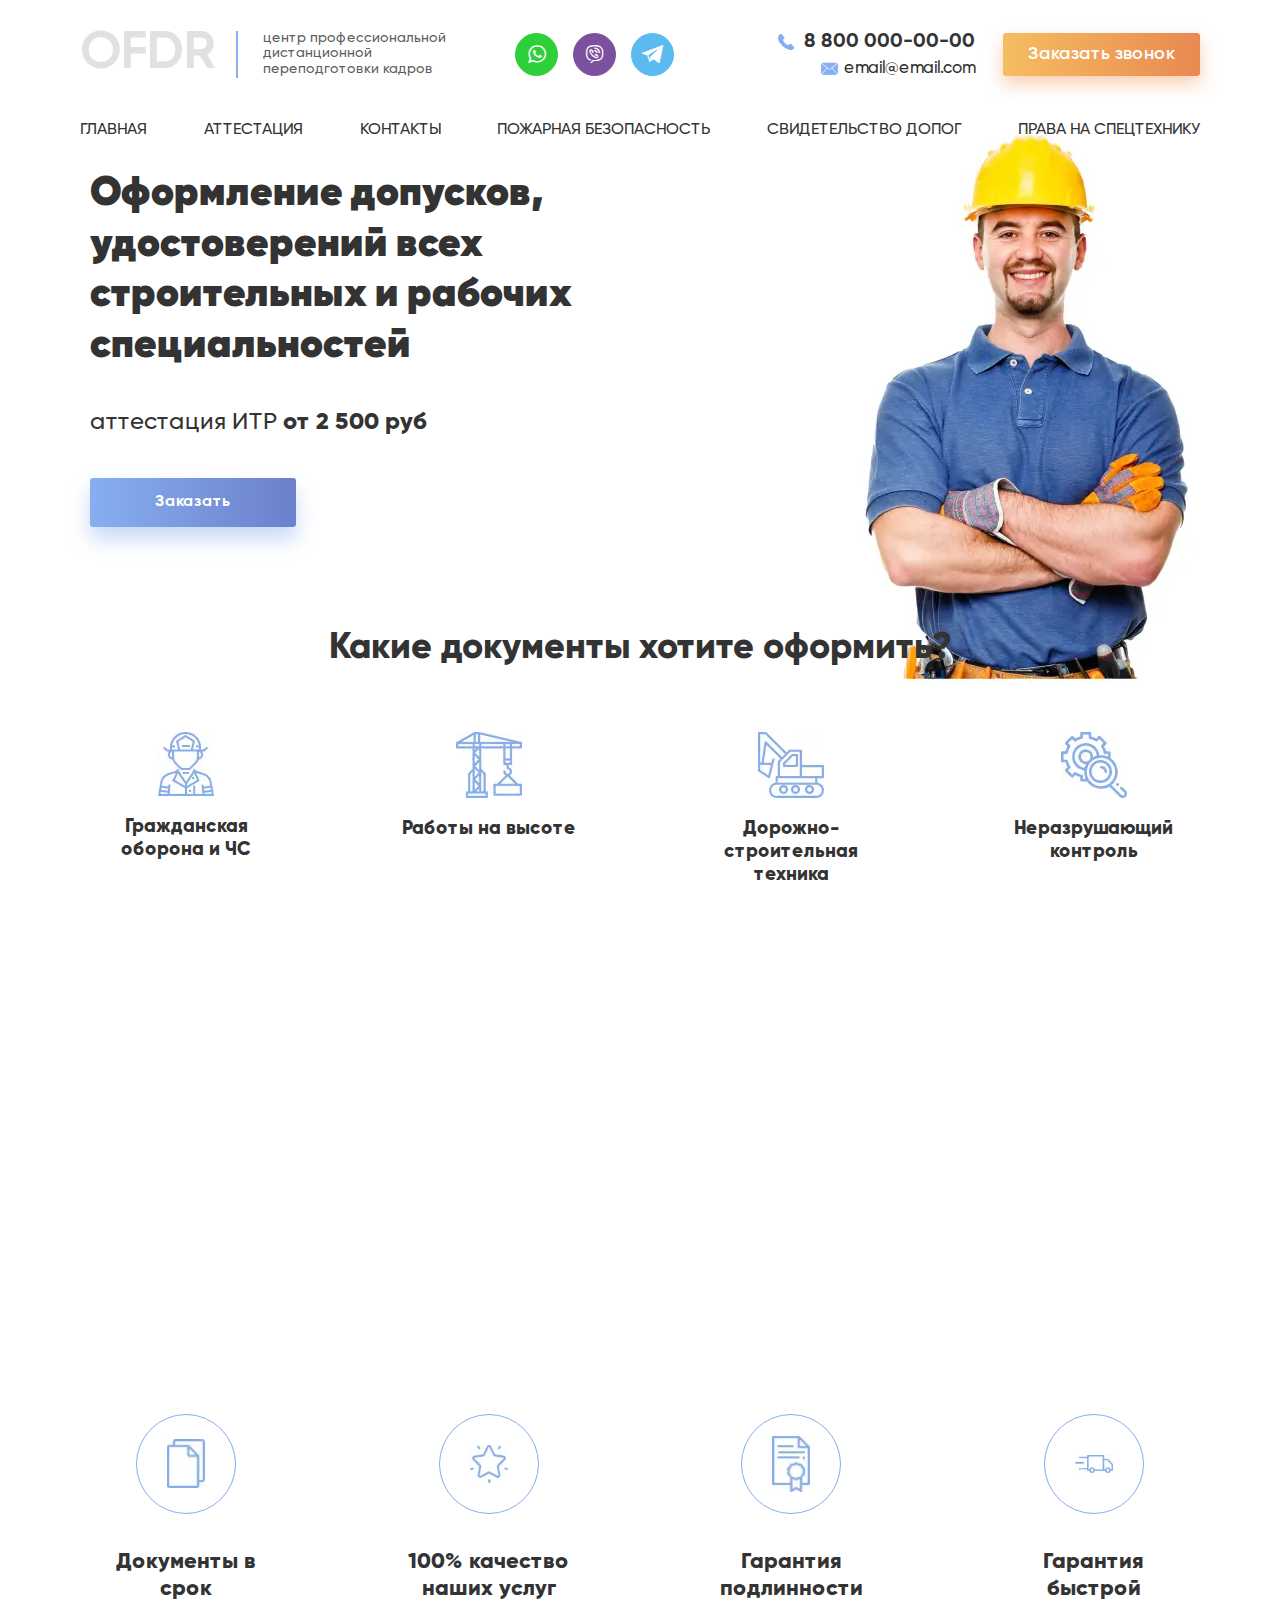
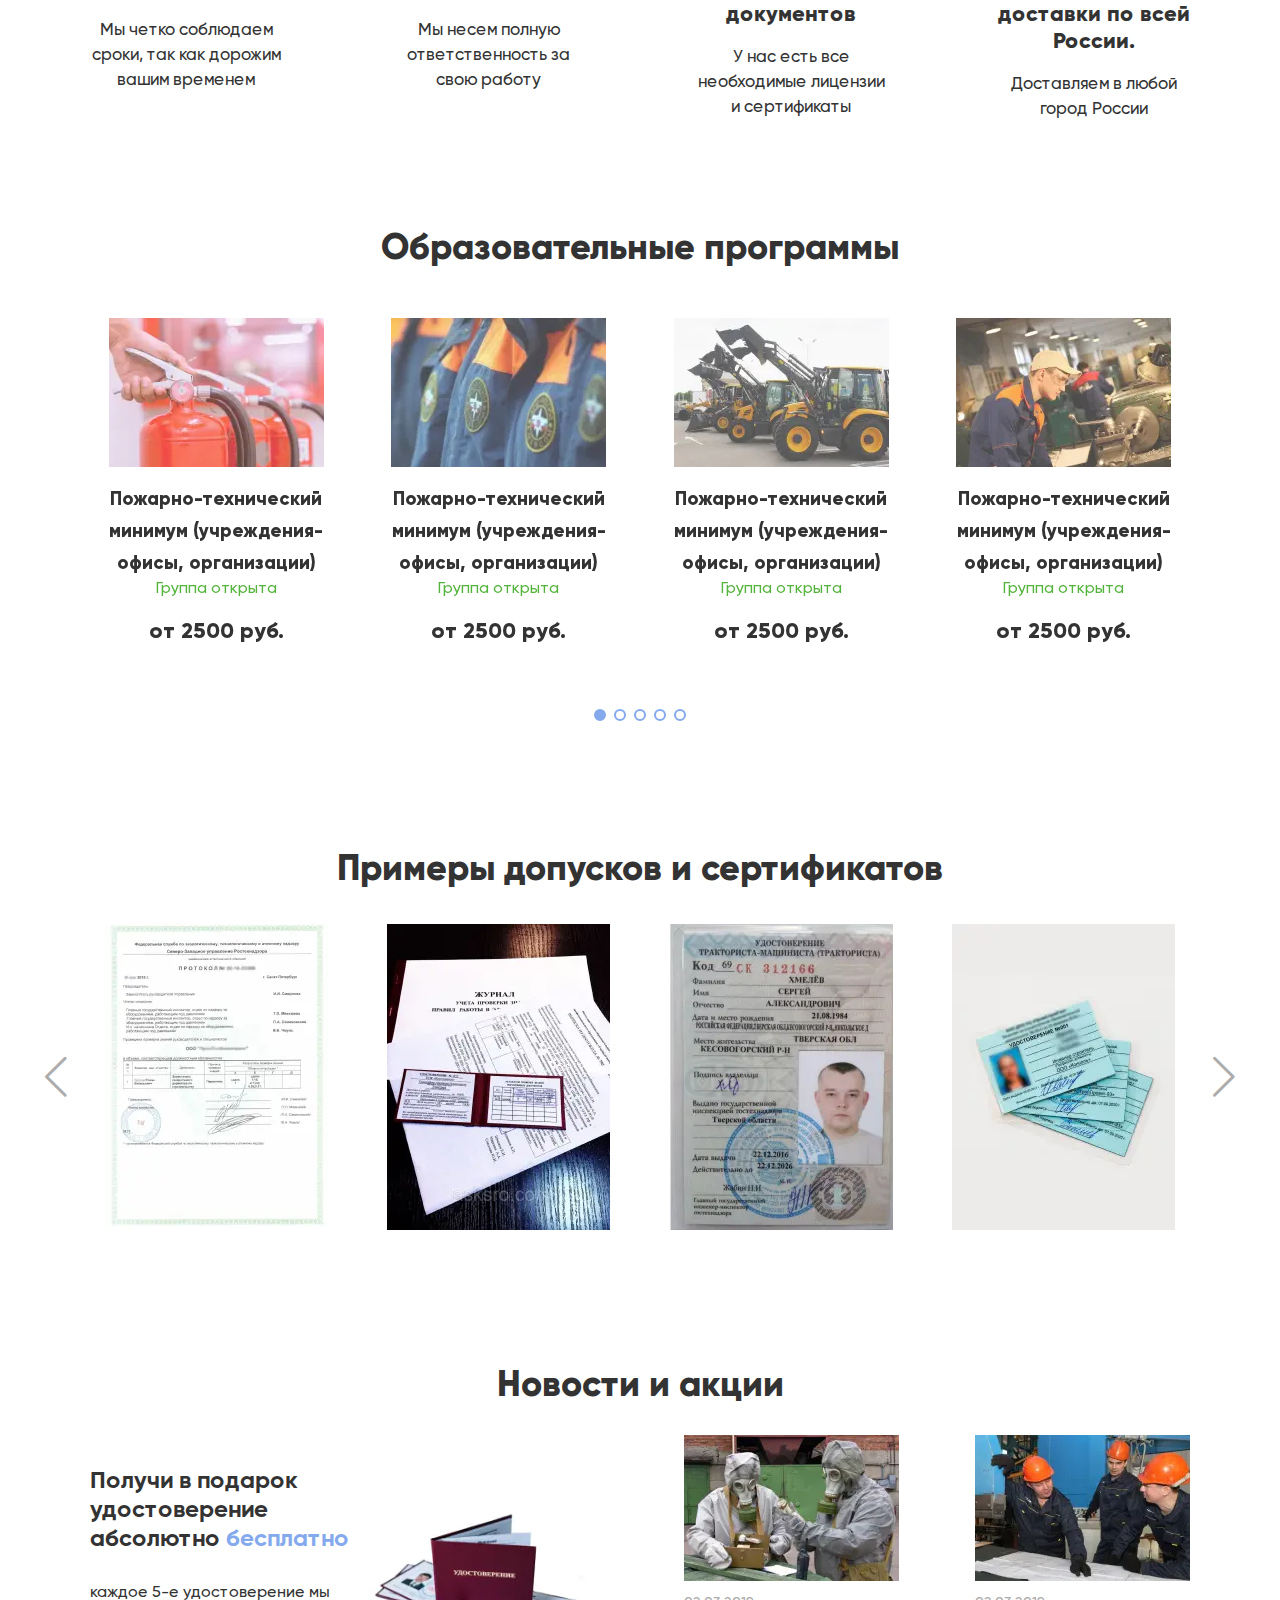
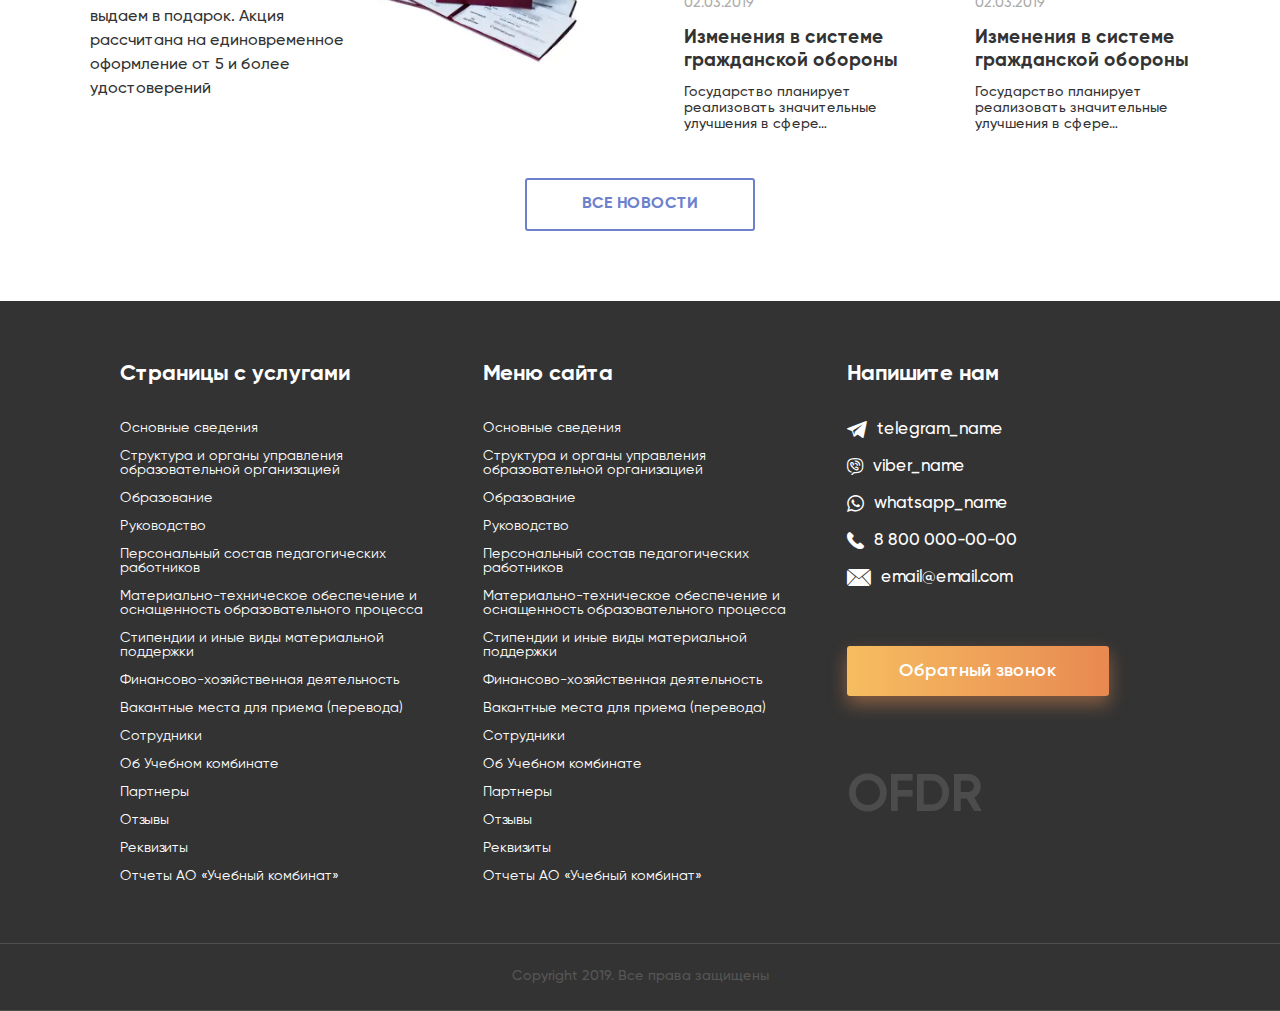
<file: index.html>
<!DOCTYPE html><html lang="ru"> <head>	<title>Главная</title>	<meta charset="UTF-8">	<meta name="format-detection" content="telephone=no">	<link rel="stylesheet" href="css/style.min.css">	<link rel="shortcut icon" href="favicon.ico">	<!-- <meta name="robots" content="noindex, nofollow"> -->	<!-- <meta name="viewport" content="width=device-width, initial-scale=1.0, maximum-scale=1.0, user-scalable=0"> -->	<meta name="viewport" content="width=device-width, initial-scale=1.0"></head><body>   <div class="wrapper">      <header class="header">   <div class="header__container _container">      <div class="header-menu__icon">         <span></span>         <span></span>         <span></span>      </div>      <nav class="header-menu">         <div class="header-menu__body">            <div class="header-menu__logo logo-header">               <a href="index.html" class="logo-header__item logo">OFDR</a>               <div class="logo-header__text">центр профессиональной                  дистанционной                  переподготовки кадров</div>            </div>            <div class="header-menu__social social-header">               <a href="#" class="social-header__icon _icon-watsap"></a>               <a href="#" class="social-header__icon _icon-viber"></a>               <a href="#" class="social-header__icon _icon-tg"></a>            </div>            <div class="header-menu__callback callback-header">               <div class="callback-header__body">                  <a href="tel:+78000000000" class="callback-header__item _icon-tel">8 800 000-00-00</a>                  <a href="mailto:email@email.com" class="callback-header__item _icon-mail">email@email.com</a>               </div>               <a href="#callback" class="callback-header__button _popup-link btn">Заказать звонок</a>            </div>         </div>         <ul class="header-menu-list">            <li><a href="index.html" class="header-menu__link">ГЛАВНАЯ</a></li>            <li><a href="certification.html" class="header-menu__link">АТТЕСТАЦИЯ</a></li>            <li><a href="contacts.html" class="header-menu__link">Контакты</a></li>            <li><a href="#" class="header-menu__link">ПОЖАРНАЯ БЕЗОПАСНОСТЬ</a></li>            <li><a href="#" class="header-menu__link">СВИДЕТЕЛЬСТВО ДОПОГ</a></li>            <li><a href="#" class="header-menu__link">ПРАВА НА СПЕЦТЕХНИКУ</a></li>         </ul>      </nav>   </div></header>      <main class="page">         <div class="order">            <div class="_container">               <h1 class="order__title">                  Оформление допусков,                  удостоверений всех строительных и рабочих специальностей               </h1>               <div class="order__text">                  аттестация ИТР <span>от 2 500 руб</span>               </div>               <a href="#" class="order__button btn-sec">Заказать</a>               <div class="order__img">                  <img src="img/order.webp" alt="" />               </div>            </div>         </div>         <div class="grid">            <div class="_container">               <div class="grid__title title-block">Какие документы хотите оформить?</div>               <div class="grid__shell">                  <div class="grid__content _scr-item">                     <div class="grid__item">                        <div class="grid__img">                           <img src="img/grid1.webp" alt="" />                        </div>                        <a href="#" class="grid__text">Гражданская                           оборона и ЧС</a>                     </div>                     <div class="grid__item">                        <div class="grid__img">                           <img src="img/grid2.webp" alt="" />                        </div>                        <a href="#" class="grid__text">Работы на                           высоте</a>                     </div>                     <div class="grid__item">                        <div class="grid__img">                           <img src="img/grid3.webp" alt="" />                        </div>                        <a href="#" class="grid__text">Дорожно-                           строительная техника</a>                     </div>                     <div class="grid__item">                        <div class="grid__img">                           <img src="img/grid4.webp" alt="" />                        </div>                        <a href="#" class="grid__text">Неразрушающий                           контроль</a>                     </div>                  </div>                  <div class="grid__content _scr-item">                     <div class=" grid__item">                        <div class="grid__img">                           <img src="img/grid5.webp" alt="" />                        </div>                        <a href="#" class="grid__text">Опасные грузы                           (ДОПОГ)</a>                     </div>                     <div class="grid__item">                        <div class="grid__img">                           <img src="img/grid6.webp" alt="" />                        </div>                        <a href="#" class="grid__text">Охрана труда</a>                     </div>                     <div class="grid__item">                        <div class="grid__img">                           <img src="img/grid7.webp" alt="" />                        </div>                        <a href="#" class="grid__text">Пожарно-технический минимум</a>                     </div>                     <div class="grid__item">                        <div class="grid__img">                           <img src="img/grid8.webp" alt="" />                        </div>                        <a href="#" class="grid__text">Промышленная безопасность</a>                     </div>                  </div>                  <div class="grid__content _scr-item">                     <div class=" grid__item">                        <div class="grid__img">                           <img src="img/grid9.webp" alt="" />                        </div>                        <a href="#" class="grid__text">Обучение по рабочим профессиям</a>                     </div>                     <div class="grid__item">                        <div class="grid__img">                           <img src="img/grid10.webp" alt="" />                        </div>                        <a href="#" class="grid__text">Энергетическая безопасность</a>                     </div>                     <div class="grid__item">                        <div class="grid__img">                           <img src="img/grid11.webp" alt="" />                        </div>                        <a href="#" class="grid__text">Безопасность                           дорожного движения</a>                     </div>                     <div class="grid__item">                        <div class="grid__img">                           <img src="img/grid12.webp" alt="" />                        </div>                        <a href="#" class="grid__text">Права на                           спецтехнику</a>                     </div>                  </div>               </div>            </div>         </div>         <div class="card">            <div class="_container">               <div class="card__shell">                  <div class="card__item grid__item">                     <div class="card__img">                        <img src="img/card1.webp" alt="" />                     </div>                     <div class="card__title">Документы в срок</div>                     <div class="card__text">Мы четко соблюдаем сроки, так как дорожим вашим временем</div>                  </div>                  <div class="card__item grid__item">                     <div class="card__img">                        <img src="img/card2.webp" alt="" />                     </div>                     <div class="card__title">100% качество                        наших услуг</div>                     <div class="card__text">Мы несем полную ответственность за свою работу</div>                  </div>                  <div class="card__item grid__item">                     <div class="card__img">                        <img src="img/card3.webp" alt="" />                     </div>                     <div class="card__title">Гарантия подлинности документов</div>                     <div class="card__text">У нас есть все необходимые лицензии                        и сертификаты</div>                  </div>                  <div class="card__item grid__item">                     <div class="card__img">                        <img src="img/card4.webp" alt="" />                     </div>                     <div class="card__title">Гарантия быстрой доставки по всей России.</div>                     <div class="card__text">Доставляем в любой город России</div>                  </div>               </div>            </div>         </div>         <div class="programs">            <div class="_container">               <div class="programs__title title-block">Образовательные программы</div>               <div class="swiper-container">                  <div class="programs__slider slider-programs _swiper">                     <div class="slider-programs__slide">                        <div class="slider-programs__item">                           <a href="#" class="slider-programs__img">                              <img src="img/programs1.webp" alt="" />                           </a>                           <div class="slider-programs__title">                              <a href="#" class="slider-programs__text">                                 Пожарно-технический минимум (учреждения-офисы, организации)                              </a>                              <span>                                 Группа открыта</span>                           </div>                           <div class="slider-programs__price">от 2500 руб.</div>                        </div>                     </div>                     <div class="slider-programs__slide">                        <div class="slider-programs__item">                           <a href="#" class="slider-programs__img">                              <img src="img/programs2.webp" alt="" />                           </a>                           <div class="slider-programs__title">                              <a href="#" class="slider-programs__text">                                 Пожарно-технический минимум (учреждения-офисы, организации)                              </a>                              <span>                                 Группа открыта</span>                           </div>                           <div class="slider-programs__price">от 2500 руб.</div>                        </div>                     </div>                     <div class="slider-programs__slide">                        <div class="slider-programs__item">                           <a href="#" class="slider-programs__img">                              <img src="img/programs3.webp" alt="" />                           </a>                           <div class="slider-programs__title">                              <a href="#" class="slider-programs__text">                                 Пожарно-технический минимум (учреждения-офисы, организации)                              </a>                              <span>                                 Группа открыта</span>                           </div>                           <div class="slider-programs__price">от 2500 руб.</div>                        </div>                     </div>                     <div class="slider-programs__slide">                        <div class="slider-programs__item">                           <a href="#" class="slider-programs__img">                              <img src="img/programs4.webp" alt="" />                           </a>                           <div class="slider-programs__title">                              <a href="#" class="slider-programs__text">                                 Пожарно-технический минимум (учреждения-офисы, организации)                              </a>                              <span>                                 Группа открыта</span>                           </div>                           <div class="slider-programs__price">от 2500 руб.</div>                        </div>                     </div>                     <div class="slider-programs__slide">                        <div class="slider-programs__item">                           <a href="#" class="slider-programs__img">                              <img src="img/programs1.webp" alt="" />                           </a>                           <div class="slider-programs__title">                              <a href="#" class="slider-programs__text">                                 Пожарно-технический минимум (учреждения-офисы, организации)                              </a>                              <span>                                 Группа открыта</span>                           </div>                           <div class="slider-programs__price">от 2500 руб.</div>                        </div>                     </div>                     <div class="slider-programs__slide">                        <div class="slider-programs__item">                           <a href="#" class="slider-programs__img">                              <img src="img/programs2.webp" alt="" />                           </a>                           <div class="slider-programs__title">                              <a href="#" class="slider-programs__text">                                 Пожарно-технический минимум (учреждения-офисы, организации)                              </a>                              <span>                                 Группа открыта</span>                           </div>                           <div class="slider-programs__price">от 2500 руб.</div>                        </div>                     </div>                     <div class="slider-programs__slide">                        <div class="slider-programs__item">                           <a href="#" class="slider-programs__img">                              <img src="img/programs3.webp" alt="" />                           </a>                           <div class="slider-programs__title">                              <a href="#" class="slider-programs__text">                                 Пожарно-технический минимум (учреждения-офисы, организации)                              </a>                              <span>                                 Группа открыта</span>                           </div>                           <div class="slider-programs__price">от 2500 руб.</div>                        </div>                     </div>                     <div class="slider-programs__slide">                        <div class="slider-programs__item">                           <a href="#" class="slider-programs__img">                              <img src="img/programs4.webp" alt="" />                           </a>                           <div class="slider-programs__title">                              <a href="#" class="slider-programs__text">                                 Пожарно-технический минимум (учреждения-офисы, организации)                              </a>                              <span>                                 Группа открыта</span>                           </div>                           <div class="slider-programs__price">от 2500 руб.</div>                        </div>                     </div>                  </div>                  <div class="swiper-pagination"></div>               </div>            </div>         </div>         <div class="exx">            <div class="_container">               <div class="exx__title title-block">Примеры допусков и сертификатов</div>               <div class="exx_shell swiper-container">                  <div class="exx__slider _swiper">                     <div class="exx__slide">                        <div class="exx__img">                           <img src="img/exx1.webp" alt="" />                        </div>                     </div>                     <div class="exx__slide">                        <div class="exx__img">                           <img src="img/exx2.webp" alt="" />                        </div>                     </div>                     <div class="exx__slide">                        <div class="exx__img">                           <img src="img/exx3.webp" alt="" />                        </div>                     </div>                     <div class="exx__slide">                        <div class="exx__img">                           <img src="img/exx4.webp" alt="" />                        </div>                     </div>                  </div>                  <div class="swiper-button-prev _icon-p-left"></div>                  <div class="swiper-button-next _icon-p-right"></div>               </div>            </div>         </div>         <div class="news">            <div class="news__container _container">               <div class="news__title title-block">Новости и акции</div>               <div class="news__block">                  <div class="news__column">                     <div class="news__row">                        <div class="news__shell">                           <div class="news__gift">                              <div class="news__minititle">Получи в подарок удостоверение абсолютно                                 <span>бесплатно</span>                              </div>                              <div class="news__text">каждое 5-е удостоверение мы выдаем в подарок. Акция рассчитана на                                 единовременное оформление от 5 и более удостоверений</div>                           </div>                           <div class="news__img">                              <img src="img/news.webp" class="news__img-f" alt="" />                           </div>                        </div>                     </div>                  </div>                  <div class="news__column">                     <div class="news__row">                        <div class="news__item item-news">                           <a href="#" class="item-news__img">                              <img src="img/item-news1.webp" alt="" />                           </a>                           <div class="item-news__date">02.03.2019</div>                           <a href="#" class="item-news__title">Изменения в системе гражданской обороны</a>                           <div class="item-news__text">Государство планирует реализовать значительные улучшения в                              сфере…</div>                        </div>                        <div class="news__item item-news">                           <a href="#" class="item-news__img">                              <img src="img/item-news2.webp" alt="" />                           </a>                           <div class="item-news__date">02.03.2019</div>                           <a href="#" class="item-news__title">Изменения в системе гражданской обороны</a>                           <div class="item-news__text">Государство планирует реализовать значительные улучшения в                              сфере…</div>                        </div>                     </div>                  </div>               </div>               <a href="news.html" class="news__button">ВСЕ НОВОСТИ</a>            </div>         </div>      </main>      <footer class="footer">   <div class="footer__content _container">      <div class="footer__row">         <div class="footer__shell _spollers">            <div class="footer__title footer__title1">Страницы с услугами            </div>            <ul class="footer__list">               <li class="footer__link"><a href="#">Основные сведения</a></li>               <li class="footer__link"><a href="#">Структура и органы управления образовательной организацией</a></li>               <li class="footer__link"><a href="#">Образование</a></li>               <li class="footer__link"><a href="#">Руководство</a></li>               <li class="footer__link"><a href="#">Персональный состав педагогических работников</a></li>               <li class="footer__link"><a href="#">Материально-техническое обеспечение и оснащенность образовательного                     процесса</a>               </li>               <li class="footer__link"><a href="#">Стипендии и иные виды материальной поддержки</a></li>               <li class="footer__link"><a href="#">Финансово-хозяйственная деятельность</a></li>               <li class="footer__link"><a href="#">Вакантные места для приема (перевода)</a></li>               <li class="footer__link"><a href="#">Сотрудники</a></li>               <li class="footer__link"><a href="#">Об Учебном комбинате</a></li>               <li class="footer__link"><a href="#">Партнеры</a></li>               <li class="footer__link"><a href="#">Отзывы</a></li>               <li class="footer__link"><a href="#">Реквизиты</a></li>               <li class="footer__link"><a href="#">Отчеты АО «Учебный комбинат»</a></li>            </ul>         </div>         <div class="footer__shell _spollers">            <div class="footer__title footer__title2">Меню сайта            </div>            <ul class="footer__list">               <li class="footer__link"><a href="#">Основные сведения</a></li>               <li class="footer__link"><a href="#">Структура и органы управления образовательной организацией</a></li>               <li class="footer__link"><a href="#">Образование</a></li>               <li class="footer__link"><a href="#">Руководство</a></li>               <li class="footer__link"><a href="#">Персональный состав педагогических работников</a></li>               <li class="footer__link"><a href="#">Материально-техническое обеспечение и оснащенность образовательного                     процесса</a>               </li>               <li class="footer__link"><a href="#">Стипендии и иные виды материальной поддержки</a></li>               <li class="footer__link"><a href="#">Финансово-хозяйственная деятельность</a></li>               <li class="footer__link"><a href="#">Вакантные места для приема (перевода)</a></li>               <li class="footer__link"><a href="#">Сотрудники</a></li>               <li class="footer__link"><a href="#">Об Учебном комбинате</a></li>               <li class="footer__link"><a href="#">Партнеры</a></li>               <li class="footer__link"><a href="#">Отзывы</a></li>               <li class="footer__link"><a href="#">Реквизиты</a></li>               <li class="footer__link"><a href="#">Отчеты АО «Учебный комбинат»</a></li>            </ul>         </div>         <div class="footer__shell _spollers">            <div class="footer__title footer__title3">Напишите нам            </div>            <div class="footer__list">               <div class="footer__social social-footer">                  <a href="" class="social-footer__item _icon-tg">telegram_name</a>                  <a href="" class="social-footer__item _icon-viber">viber_name</a>                  <a href="" class="social-footer__item _icon-watsap">whatsapp_name</a>                  <a href="tel:88000000000" class="social-footer__item _icon-tel">8 800 000-00-00</a>                  <a href="mailto:email@email.com" class="social-footer__item _icon-mail">email@email.com</a>                  <a href="#callback" class="_popup-link btn footer__btn">Обратный звонок</a>                  <div class="logo footer__logo">OFDR</div>               </div>            </div>         </div>         </ul>      </div>   </div>   <div class="footer__copy">Copyright 2019. Все права защищены</div></footer>   </div>   <div class="popup popup_popup popup_callback">   <div class="popup__content">      <div class="popup__body">         <div class="popup__close"></div>         <form action="#" class="callback">            <div class="callback__line">               <label for="inp" class="callback__label">Хотите, мы перезвоним Вам через 30 секунд?</label>               <div class="callback__row">                  <input id="inp" autocomplete="off" type="tel" name="form[]" data-error="Введите номер телефона"                     data-value="Телефон" class="input__phone _phone _req" />                  <button type="submit" class="callback__btn _icon-tel">                     <span class="tippy">Жду звонка!</span>                  </button>               </div>            </div>         </form>         <div class="callback__text">Наш оператор позвонит вам <br> и проконсультирует по всем вопросам!</div>      </div>   </div></div><div class="popup popup_massagename-message">   <div class="popup__content">      <div class="popup__body">         <div class="popup__close"></div>      </div>   </div></div><div class="popup popup_video">   <div class="popup__content">      <div class="popup__body">         <div class="popup__close popup__close_video"></div>         <div class="popup__video _video"></div>      </div>   </div></div>   <!-- <script src="https://code.jquery.com/jquery-3.3.1.min.js"></script> --><script src="js/vendors.min.js"></script><script src="js/app.min.js"></script></body></html>
</file>
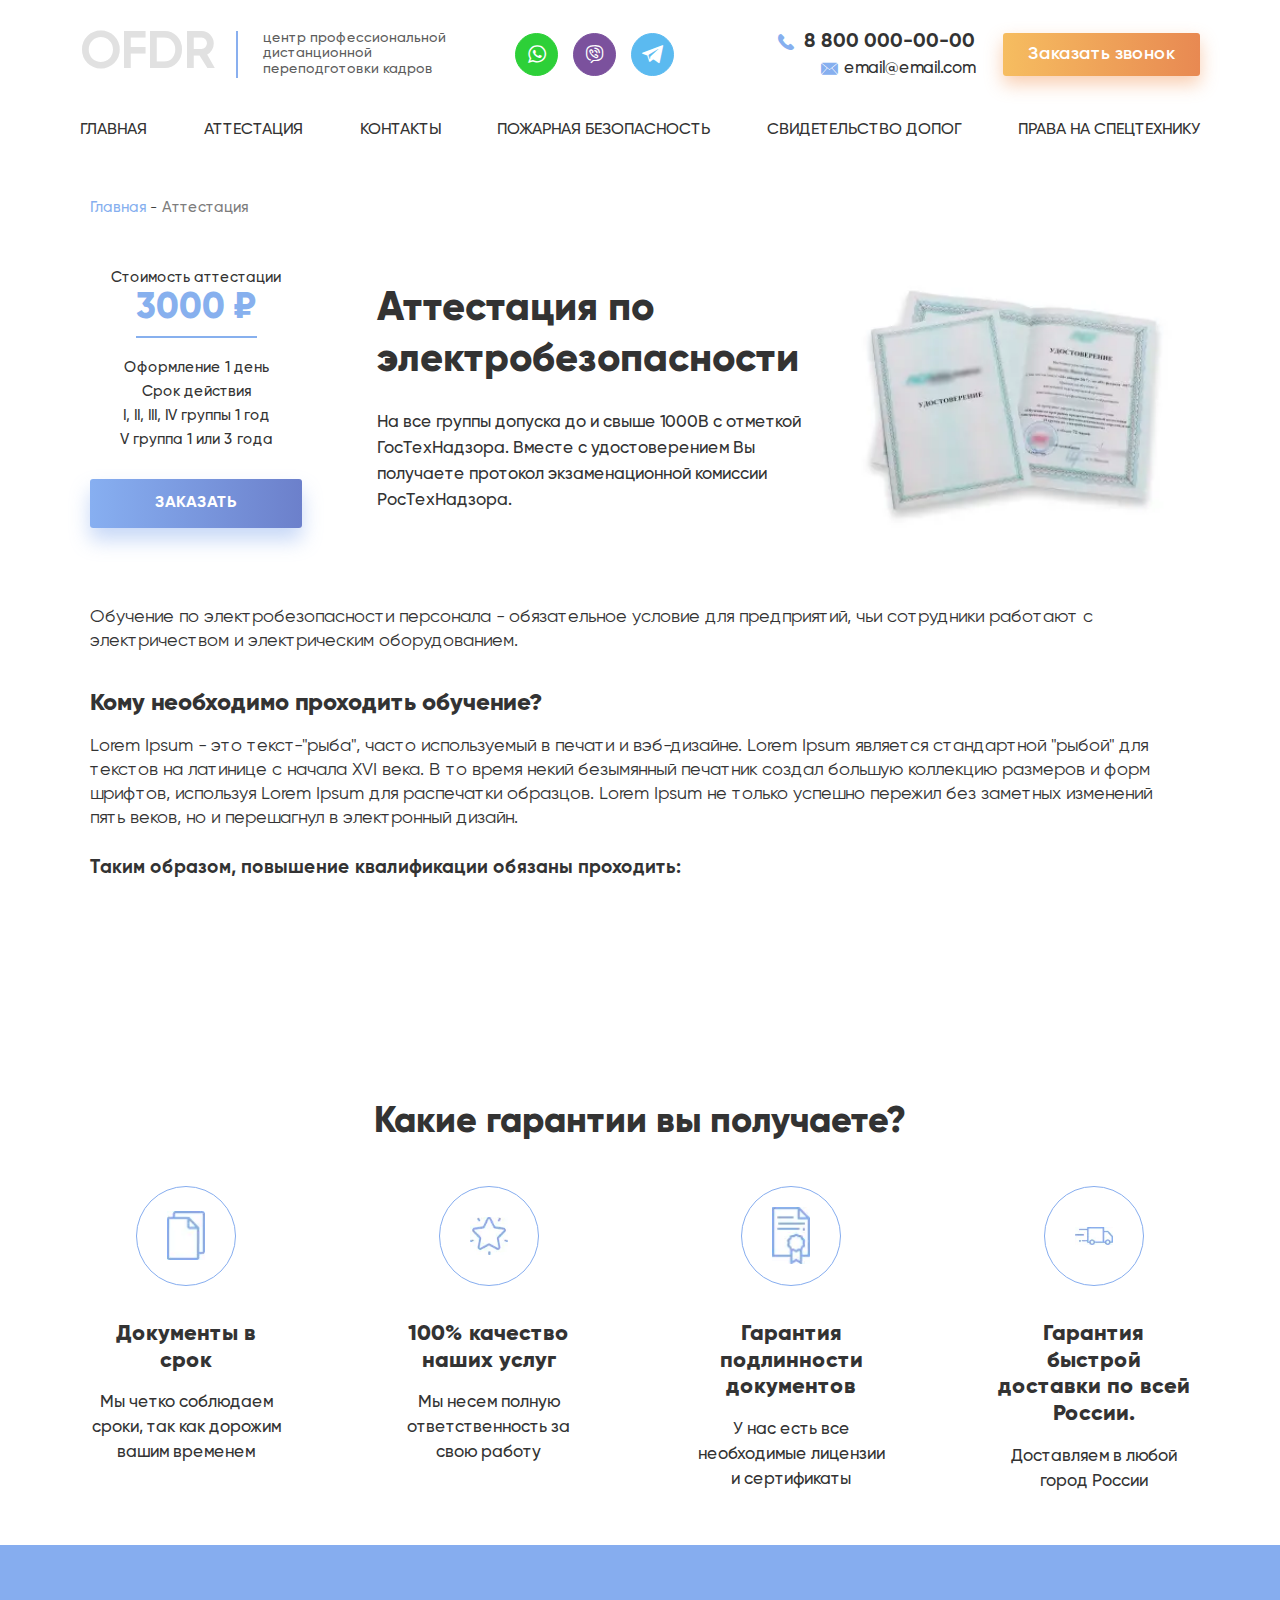
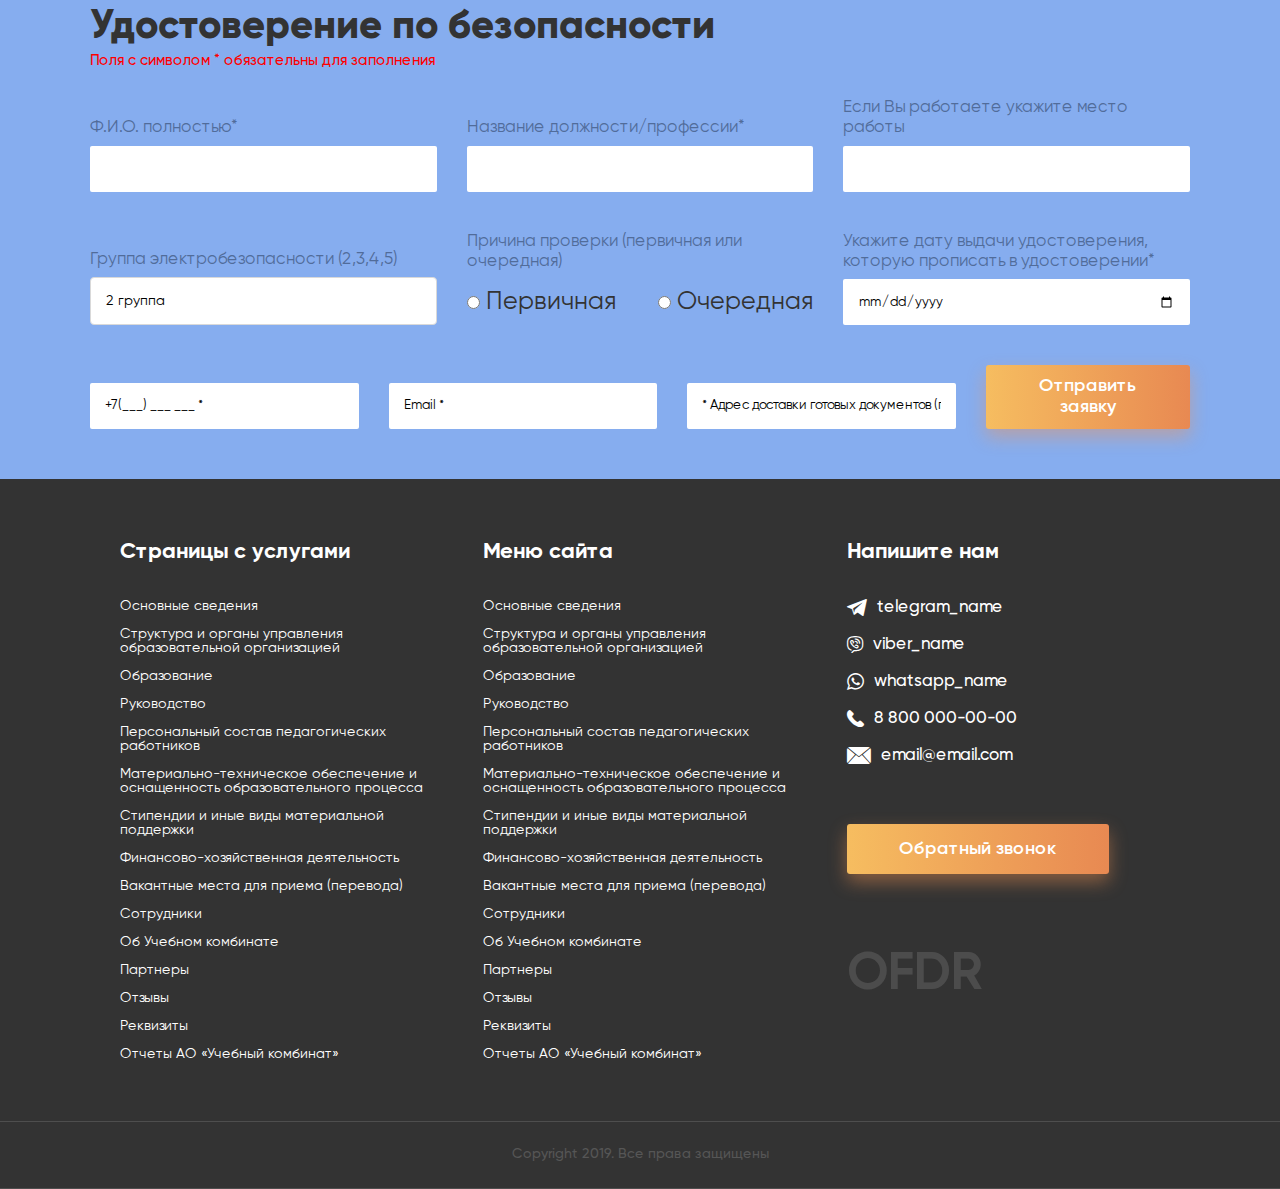
<file: certification.html>
<!DOCTYPE html><html lang="ru"> <head>	<title>Аттестация</title>	<meta charset="UTF-8">	<meta name="format-detection" content="telephone=no">	<link rel="stylesheet" href="css/style.min.css">	<link rel="shortcut icon" href="favicon.ico">	<!-- <meta name="robots" content="noindex, nofollow"> -->	<!-- <meta name="viewport" content="width=device-width, initial-scale=1.0, maximum-scale=1.0, user-scalable=0"> -->	<meta name="viewport" content="width=device-width, initial-scale=1.0"></head><body>   <div class="wrapper">      <header class="header">   <div class="header__container _container">      <div class="header-menu__icon">         <span></span>         <span></span>         <span></span>      </div>      <nav class="header-menu">         <div class="header-menu__body">            <div class="header-menu__logo logo-header">               <a href="index.html" class="logo-header__item logo">OFDR</a>               <div class="logo-header__text">центр профессиональной                  дистанционной                  переподготовки кадров</div>            </div>            <div class="header-menu__social social-header">               <a href="#" class="social-header__icon _icon-watsap"></a>               <a href="#" class="social-header__icon _icon-viber"></a>               <a href="#" class="social-header__icon _icon-tg"></a>            </div>            <div class="header-menu__callback callback-header">               <div class="callback-header__body">                  <a href="tel:+78000000000" class="callback-header__item _icon-tel">8 800 000-00-00</a>                  <a href="mailto:email@email.com" class="callback-header__item _icon-mail">email@email.com</a>               </div>               <a href="#callback" class="callback-header__button _popup-link btn">Заказать звонок</a>            </div>         </div>         <ul class="header-menu-list">            <li><a href="index.html" class="header-menu__link">ГЛАВНАЯ</a></li>            <li><a href="certification.html" class="header-menu__link">АТТЕСТАЦИЯ</a></li>            <li><a href="contacts.html" class="header-menu__link">Контакты</a></li>            <li><a href="#" class="header-menu__link">ПОЖАРНАЯ БЕЗОПАСНОСТЬ</a></li>            <li><a href="#" class="header-menu__link">СВИДЕТЕЛЬСТВО ДОПОГ</a></li>            <li><a href="#" class="header-menu__link">ПРАВА НА СПЕЦТЕХНИКУ</a></li>         </ul>      </nav>   </div></header>      <main class="page">         <div class="bread-crumbs">            <div class="_container">               <div class="bread-crumbs__shell">                  <ol class="bread-crumbs__list">                     <li>                        <a href="index.html" class="bread-crumbs__link">Главная</a>                     </li>                     <li>                        <span>Аттестация</span>                     </li>                  </ol>               </div>            </div>         </div>         <div class="price">            <div class="_container">               <div class="price__row">                  <div class="price__item item-price">                     <div class="item-price__title">Стоимость аттестации                        <p>3000 ₽</p>                     </div>                     <div class="item-price__text">Оформление 1 день                        <p>Срок действия</p>                        <p>I, II, III, IV группы 1 год</p>                        <p>V группа 1 или 3 года</p>                     </div>                     <a href="#" class="item-price__btn btn-sec">ЗАКАЗАТЬ</a>                  </div>                  <div class="price__about">                     <div class="price__title">Аттестация                        по электробезопасности</div>                     <div class="price__text">На все группы допуска до и свыше 1000В с отметкой ГосТехНадзора. Вместе с                        удостоверением Вы получаете протокол экзаменационной комиссии РосТехНадзора.</div>                  </div>                  <div class="price__img">                     <img src="img/certification/price.webp" alt="" />                  </div>               </div>            </div>         </div>         <div class="about">            <div class="about__container _container">               <p>Обучение по электробезопасности персонала - обязательное условие для предприятий, чьи сотрудники                  работают с электричеством и электрическим оборудованием.</p>               <div class="about__title">Кому необходимо проходить обучение?</div>               <div class="about__text">Lorem Ipsum - это текст-"рыба", часто используемый в печати и вэб-дизайне. Lorem                  Ipsum является стандартной "рыбой" для текстов на латинице с начала XVI века. В то время некий                  безымянный печатник создал большую коллекцию размеров и форм шрифтов, используя Lorem Ipsum для                  распечатки образцов. Lorem Ipsum не только успешно пережил без заметных изменений пять веков, но и                  перешагнул в электронный дизайн.</div>               <div class="about__list list-about">                  <div class="list-about__title">Таким образом, повышение квалификации обязаны проходить:</div>                  <ul class="list-about__text _scr-item">                     <li>Сотрудники, впервые поступающим на работу, связанную с обслуживанием электрооборудования;</li>                     <li>Работники, не проходившие проверки знаний 3 года и более;</li>                     <li>Сотрудники, претендующие на повышение группы допуска;</li>                     <li>Неэлектротехнический персонал, деятельность которого прямо или косвенно связана с обслуживанием                        установок.</li>                  </ul>               </div>            </div>         </div>         <div class="card">            <div class="card__container _container">               <div class="card__main-title title-block">Какие гарантии вы получаете?</div>               <div class="card__shell">                  <div class="card__item grid__item">                     <div class="card__img">                        <img src="img/card1.webp" alt="" />                     </div>                     <div class="card__title">Документы в срок</div>                     <div class="card__text">Мы четко соблюдаем сроки, так как дорожим вашим временем</div>                  </div>                  <div class="card__item grid__item">                     <div class="card__img">                        <img src="img/card2.webp" alt="" />                     </div>                     <div class="card__title">100% качество                        наших услуг</div>                     <div class="card__text">Мы несем полную ответственность за свою работу</div>                  </div>                  <div class="card__item grid__item">                     <div class="card__img">                        <img src="img/card3.webp" alt="" />                     </div>                     <div class="card__title">Гарантия подлинности документов</div>                     <div class="card__text">У нас есть все необходимые лицензии                        и сертификаты</div>                  </div>                  <div class="card__item grid__item">                     <div class="card__img">                        <img src="img/card4.webp" alt="" />                     </div>                     <div class="card__title">Гарантия быстрой доставки по всей России.</div>                     <div class="card__text">Доставляем в любой город России</div>                  </div>               </div>            </div>         </div>         <div class="certificate">            <div class="_container">               <div class="certificate__title">Удостоверение по безопасности                  <p>Поля с символом * обязательны для заполнения</p>               </div>               <form action="#" class="certificate__form">                  <div class="certificate__line">                     <div class="certificate__shell">                        <label for="name" class="certificate__label">Ф.И.О. полностью*</label>                        <input id="name" autocomplete="off" type="text" name="form[]" data-value=""                           class="certificate__input _req" data-error="" />                     </div>                     <div class="certificate__shell">                        <label for="position" class="certificate__label">Название должности/профессии*</label>                        <input id="position" autocomplete="off" type="text" name="form[]" data-value=""                           class="certificate__input _req" />                     </div>                     <div class="certificate__shell">                        <label for="place" class="certificate__label">Если Вы работаете укажите место работы</label>                        <input id="place" autocomplete="off" type="text" name="form[]" data-value=""                           class="certificate__input" />                     </div>                  </div>                  <div class="certificate__line">                     <div class="certificate__shell">                        <label for="group" class="certificate__label">Группа электробезопасности (2,3,4,5)</label>                        <select name="form[]" class="catalog-header__select" id="group">                           <option value="1" selected="selected">2 группа</option>                           <option value="2">3 группа</option>                           <option value="3">4 группа</option>                           <option value="4">5 группа</option>                        </select>                     </div>                     <div class="certificate__shell">                        <label for="caus" class="certificate__label">Причина проверки (первичная или                           очередная)</label>                        <div class="options">                           <div class="option certificate__option">                              <input type="radio" value="1" name="form[type]" />                              Первичная                           </div>                           <div class="option certificate__option">                              <input type="radio" value="2" name="form[type]" />                              Очередная                           </div>                        </div>                     </div>                     <div class="certificate__shell">                        <label for="date" class="certificate__label">Укажите дату выдачи удостоверения, которую                           прописать в                           удостоверении*</label>                        <input id="date" autocomplete="off" type="date" name="form[]" data-value=""                           class="certificate__input _req" />                     </div>                  </div>                  <div class="certificate__line">                     <div class="certificate__shell certificate__shell__w">                        <input id="place" autocomplete="off" type="phone" name="form[]" data-value="+7(___) ___ ___ *"                           class="certificate__input _phone _req" />                     </div>                     <div class="certificate__shell certificate__shell__w">                        <input id="place" autocomplete="off" type="text" name="email" data-value="Email *"                           class="certificate__input _email _req" />                     </div>                     <div class="certificate__shell certificate__shell__w">                        <input id="place" autocomplete="off" type="text" name="form[]"                           data-value="* Адрес доставки готовых документов (город, адрес, номер телефона, ФИО)"                           class="certificate__input _req" />                     </div>                     <button type="submit" class="certificate__btn btn">Отправить заявку</button>                  </div>               </form>            </div>         </div>      </main>      <footer class="footer">   <div class="footer__content _container">      <div class="footer__row">         <div class="footer__shell _spollers">            <div class="footer__title footer__title1">Страницы с услугами            </div>            <ul class="footer__list">               <li class="footer__link"><a href="#">Основные сведения</a></li>               <li class="footer__link"><a href="#">Структура и органы управления образовательной организацией</a></li>               <li class="footer__link"><a href="#">Образование</a></li>               <li class="footer__link"><a href="#">Руководство</a></li>               <li class="footer__link"><a href="#">Персональный состав педагогических работников</a></li>               <li class="footer__link"><a href="#">Материально-техническое обеспечение и оснащенность образовательного                     процесса</a>               </li>               <li class="footer__link"><a href="#">Стипендии и иные виды материальной поддержки</a></li>               <li class="footer__link"><a href="#">Финансово-хозяйственная деятельность</a></li>               <li class="footer__link"><a href="#">Вакантные места для приема (перевода)</a></li>               <li class="footer__link"><a href="#">Сотрудники</a></li>               <li class="footer__link"><a href="#">Об Учебном комбинате</a></li>               <li class="footer__link"><a href="#">Партнеры</a></li>               <li class="footer__link"><a href="#">Отзывы</a></li>               <li class="footer__link"><a href="#">Реквизиты</a></li>               <li class="footer__link"><a href="#">Отчеты АО «Учебный комбинат»</a></li>            </ul>         </div>         <div class="footer__shell _spollers">            <div class="footer__title footer__title2">Меню сайта            </div>            <ul class="footer__list">               <li class="footer__link"><a href="#">Основные сведения</a></li>               <li class="footer__link"><a href="#">Структура и органы управления образовательной организацией</a></li>               <li class="footer__link"><a href="#">Образование</a></li>               <li class="footer__link"><a href="#">Руководство</a></li>               <li class="footer__link"><a href="#">Персональный состав педагогических работников</a></li>               <li class="footer__link"><a href="#">Материально-техническое обеспечение и оснащенность образовательного                     процесса</a>               </li>               <li class="footer__link"><a href="#">Стипендии и иные виды материальной поддержки</a></li>               <li class="footer__link"><a href="#">Финансово-хозяйственная деятельность</a></li>               <li class="footer__link"><a href="#">Вакантные места для приема (перевода)</a></li>               <li class="footer__link"><a href="#">Сотрудники</a></li>               <li class="footer__link"><a href="#">Об Учебном комбинате</a></li>               <li class="footer__link"><a href="#">Партнеры</a></li>               <li class="footer__link"><a href="#">Отзывы</a></li>               <li class="footer__link"><a href="#">Реквизиты</a></li>               <li class="footer__link"><a href="#">Отчеты АО «Учебный комбинат»</a></li>            </ul>         </div>         <div class="footer__shell _spollers">            <div class="footer__title footer__title3">Напишите нам            </div>            <div class="footer__list">               <div class="footer__social social-footer">                  <a href="" class="social-footer__item _icon-tg">telegram_name</a>                  <a href="" class="social-footer__item _icon-viber">viber_name</a>                  <a href="" class="social-footer__item _icon-watsap">whatsapp_name</a>                  <a href="tel:88000000000" class="social-footer__item _icon-tel">8 800 000-00-00</a>                  <a href="mailto:email@email.com" class="social-footer__item _icon-mail">email@email.com</a>                  <a href="#callback" class="_popup-link btn footer__btn">Обратный звонок</a>                  <div class="logo footer__logo">OFDR</div>               </div>            </div>         </div>         </ul>      </div>   </div>   <div class="footer__copy">Copyright 2019. Все права защищены</div></footer>   </div>   <div class="popup popup_popup popup_callback">   <div class="popup__content">      <div class="popup__body">         <div class="popup__close"></div>         <form action="#" class="callback">            <div class="callback__line">               <label for="inp" class="callback__label">Хотите, мы перезвоним Вам через 30 секунд?</label>               <div class="callback__row">                  <input id="inp" autocomplete="off" type="tel" name="form[]" data-error="Введите номер телефона"                     data-value="Телефон" class="input__phone _phone _req" />                  <button type="submit" class="callback__btn _icon-tel">                     <span class="tippy">Жду звонка!</span>                  </button>               </div>            </div>         </form>         <div class="callback__text">Наш оператор позвонит вам <br> и проконсультирует по всем вопросам!</div>      </div>   </div></div><div class="popup popup_massagename-message">   <div class="popup__content">      <div class="popup__body">         <div class="popup__close"></div>      </div>   </div></div><div class="popup popup_video">   <div class="popup__content">      <div class="popup__body">         <div class="popup__close popup__close_video"></div>         <div class="popup__video _video"></div>      </div>   </div></div>   <!-- <script src="https://code.jquery.com/jquery-3.3.1.min.js"></script> --><script src="js/vendors.min.js"></script><script src="js/app.min.js"></script></body></html>
</file>
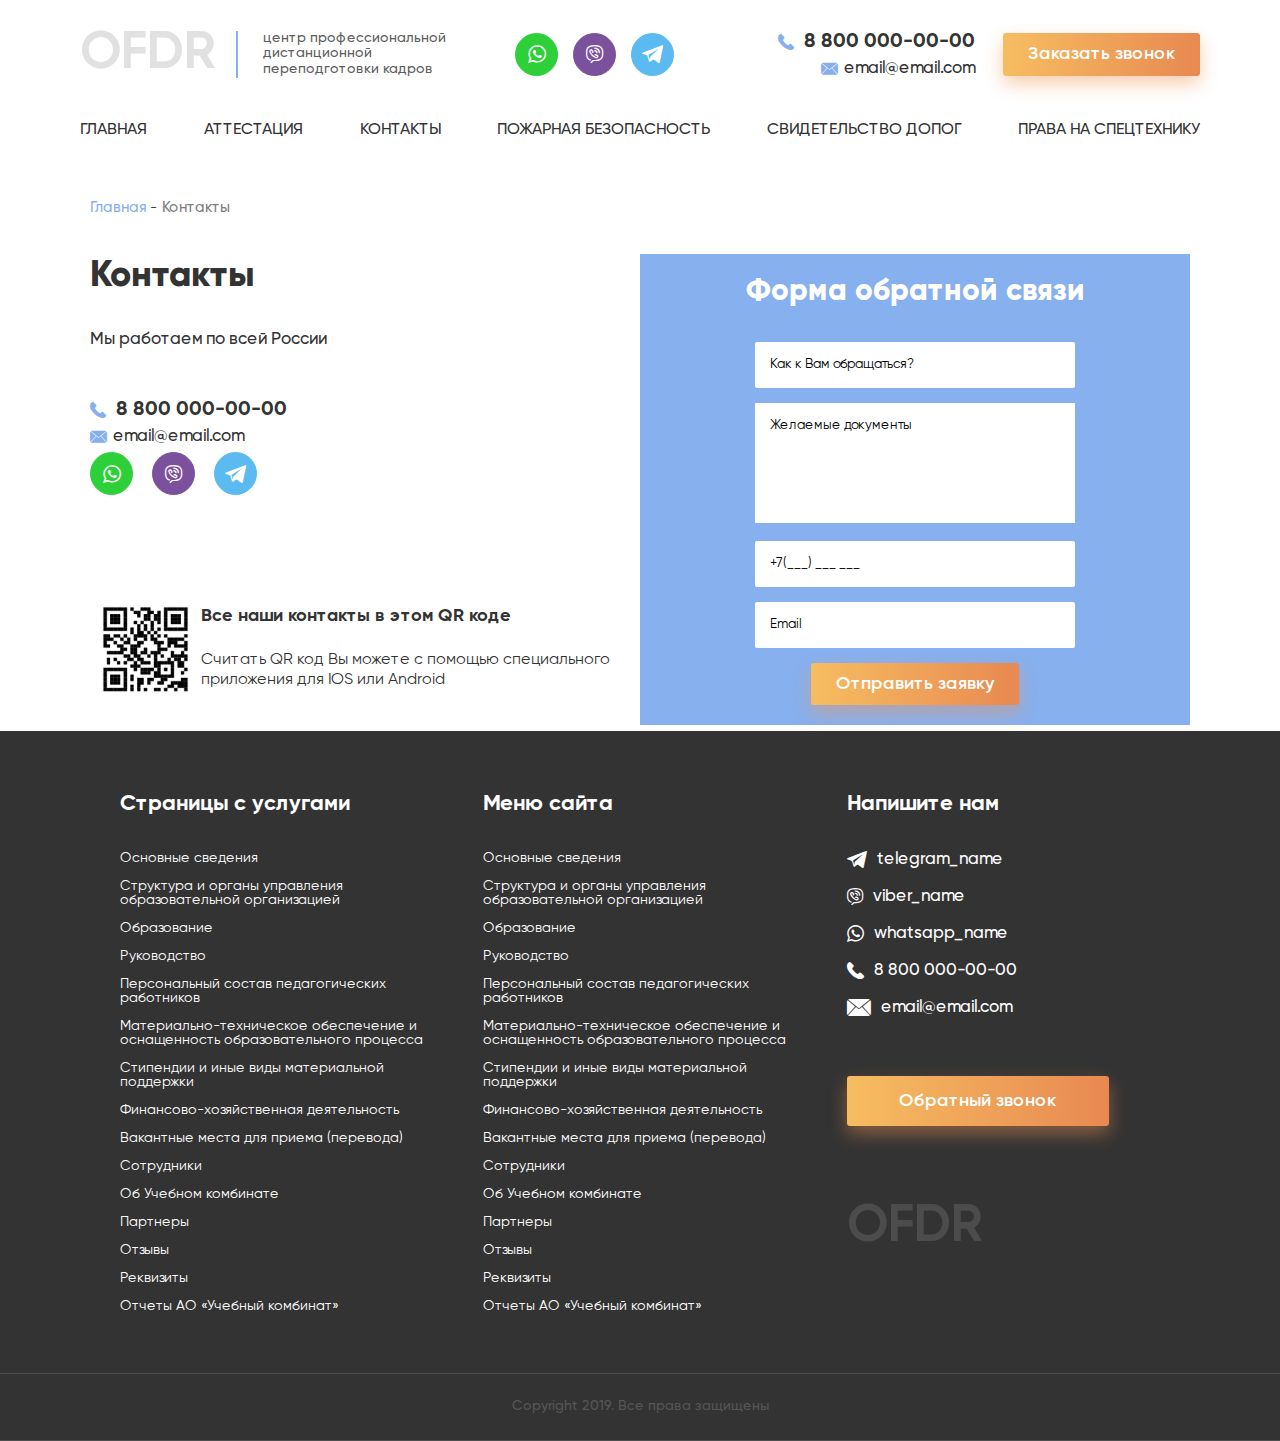
<file: contacts.html>
<!DOCTYPE html><html lang="ru"> <head>	<title>Контакты</title>	<meta charset="UTF-8">	<meta name="format-detection" content="telephone=no">	<link rel="stylesheet" href="css/style.min.css">	<link rel="shortcut icon" href="favicon.ico">	<!-- <meta name="robots" content="noindex, nofollow"> -->	<!-- <meta name="viewport" content="width=device-width, initial-scale=1.0, maximum-scale=1.0, user-scalable=0"> -->	<meta name="viewport" content="width=device-width, initial-scale=1.0"></head><body>   <div class="wrapper">      <header class="header">   <div class="header__container _container">      <div class="header-menu__icon">         <span></span>         <span></span>         <span></span>      </div>      <nav class="header-menu">         <div class="header-menu__body">            <div class="header-menu__logo logo-header">               <a href="index.html" class="logo-header__item logo">OFDR</a>               <div class="logo-header__text">центр профессиональной                  дистанционной                  переподготовки кадров</div>            </div>            <div class="header-menu__social social-header">               <a href="#" class="social-header__icon _icon-watsap"></a>               <a href="#" class="social-header__icon _icon-viber"></a>               <a href="#" class="social-header__icon _icon-tg"></a>            </div>            <div class="header-menu__callback callback-header">               <div class="callback-header__body">                  <a href="tel:+78000000000" class="callback-header__item _icon-tel">8 800 000-00-00</a>                  <a href="mailto:email@email.com" class="callback-header__item _icon-mail">email@email.com</a>               </div>               <a href="#callback" class="callback-header__button _popup-link btn">Заказать звонок</a>            </div>         </div>         <ul class="header-menu-list">            <li><a href="index.html" class="header-menu__link">ГЛАВНАЯ</a></li>            <li><a href="certification.html" class="header-menu__link">АТТЕСТАЦИЯ</a></li>            <li><a href="contacts.html" class="header-menu__link">Контакты</a></li>            <li><a href="#" class="header-menu__link">ПОЖАРНАЯ БЕЗОПАСНОСТЬ</a></li>            <li><a href="#" class="header-menu__link">СВИДЕТЕЛЬСТВО ДОПОГ</a></li>            <li><a href="#" class="header-menu__link">ПРАВА НА СПЕЦТЕХНИКУ</a></li>         </ul>      </nav>   </div></header>      <main class="page">         <div class="bread-crumbs">            <div class="_container">               <div class="bread-crumbs__shell">                  <ol class="bread-crumbs__list">                     <li>                        <a href="index.html" class="bread-crumbs__link">Главная</a>                     </li>                     <li>                        <span>Контакты</span>                     </li>                  </ol>               </div>            </div>         </div>         <div class="contacts">            <div class="_container">               <div class="contacts__row">                  <div class="contacts__item">                     <div class="contacts__title">                        Контакты                        <p>Мы работаем по всей России</p>                     </div>                     <div class="contact__social">                        <a href="tel:+78000000000" class="callback-header__item _icon-tel">8 800 000-00-00</a>                        <a href="mailto:email@email.com"                           class="callback-header__item contacts__mail _icon-mail">email@email.com</a>                        <a href="#" class="social-header__icon _icon-watsap"></a>                        <a href="#" class="social-header__icon _icon-viber"></a>                        <a href="#" class="social-header__icon _icon-tg"></a>                     </div>                     <div class="contact__qrcode qrcode">                        <div class="qrcode__img">                           <img src="img/contacts/qrcode.webp" alt="" />                        </div>                        <div class="qrcode__shell">                           <div class="qrcode__title">Все наши контакты в этом QR коде</div>                           <div class="qrcode__text">Считать QR код Вы можете с помощью специального приложения для IOS                              или Android</div>                        </div>                     </div>                  </div>                  <div class="contacts__item">                     <div class="contacts__column">                        <div class="contacts__form-title">Форма обратной связи</div>                        <form action="#" class="contacts__form form-contacts">                           <div class="contacts__line">                              <input id="place" autocomplete="off" type="text" name="form[]"                                 data-value="Как к Вам обращаться?" class="certificate__input _req" />                           </div>                           <div class="contacts__line"><textarea name="" id="" class="contacts__textarea _req"                                 data-value="Желаемые документы"></textarea></div>                           <div class="contacts__line">                              <input id="place" autocomplete="off" type="phone" name="form[]"                                 data-value="+7(___) ___ ___" class="certificate__input _phone _req" />                           </div>                           <div class="contacts__line">                              <input id="place" autocomplete="off" type="text" name="email" data-value="Email"                                 class="certificate__input _email _req" />                           </div>                           <button type="submit" class="contacts__btn btn">Отправить                              заявку</button>                        </form>                     </div>                  </div>               </div>            </div>         </div>      </main>      <footer class="footer">   <div class="footer__content _container">      <div class="footer__row">         <div class="footer__shell _spollers">            <div class="footer__title footer__title1">Страницы с услугами            </div>            <ul class="footer__list">               <li class="footer__link"><a href="#">Основные сведения</a></li>               <li class="footer__link"><a href="#">Структура и органы управления образовательной организацией</a></li>               <li class="footer__link"><a href="#">Образование</a></li>               <li class="footer__link"><a href="#">Руководство</a></li>               <li class="footer__link"><a href="#">Персональный состав педагогических работников</a></li>               <li class="footer__link"><a href="#">Материально-техническое обеспечение и оснащенность образовательного                     процесса</a>               </li>               <li class="footer__link"><a href="#">Стипендии и иные виды материальной поддержки</a></li>               <li class="footer__link"><a href="#">Финансово-хозяйственная деятельность</a></li>               <li class="footer__link"><a href="#">Вакантные места для приема (перевода)</a></li>               <li class="footer__link"><a href="#">Сотрудники</a></li>               <li class="footer__link"><a href="#">Об Учебном комбинате</a></li>               <li class="footer__link"><a href="#">Партнеры</a></li>               <li class="footer__link"><a href="#">Отзывы</a></li>               <li class="footer__link"><a href="#">Реквизиты</a></li>               <li class="footer__link"><a href="#">Отчеты АО «Учебный комбинат»</a></li>            </ul>         </div>         <div class="footer__shell _spollers">            <div class="footer__title footer__title2">Меню сайта            </div>            <ul class="footer__list">               <li class="footer__link"><a href="#">Основные сведения</a></li>               <li class="footer__link"><a href="#">Структура и органы управления образовательной организацией</a></li>               <li class="footer__link"><a href="#">Образование</a></li>               <li class="footer__link"><a href="#">Руководство</a></li>               <li class="footer__link"><a href="#">Персональный состав педагогических работников</a></li>               <li class="footer__link"><a href="#">Материально-техническое обеспечение и оснащенность образовательного                     процесса</a>               </li>               <li class="footer__link"><a href="#">Стипендии и иные виды материальной поддержки</a></li>               <li class="footer__link"><a href="#">Финансово-хозяйственная деятельность</a></li>               <li class="footer__link"><a href="#">Вакантные места для приема (перевода)</a></li>               <li class="footer__link"><a href="#">Сотрудники</a></li>               <li class="footer__link"><a href="#">Об Учебном комбинате</a></li>               <li class="footer__link"><a href="#">Партнеры</a></li>               <li class="footer__link"><a href="#">Отзывы</a></li>               <li class="footer__link"><a href="#">Реквизиты</a></li>               <li class="footer__link"><a href="#">Отчеты АО «Учебный комбинат»</a></li>            </ul>         </div>         <div class="footer__shell _spollers">            <div class="footer__title footer__title3">Напишите нам            </div>            <div class="footer__list">               <div class="footer__social social-footer">                  <a href="" class="social-footer__item _icon-tg">telegram_name</a>                  <a href="" class="social-footer__item _icon-viber">viber_name</a>                  <a href="" class="social-footer__item _icon-watsap">whatsapp_name</a>                  <a href="tel:88000000000" class="social-footer__item _icon-tel">8 800 000-00-00</a>                  <a href="mailto:email@email.com" class="social-footer__item _icon-mail">email@email.com</a>                  <a href="#callback" class="_popup-link btn footer__btn">Обратный звонок</a>                  <div class="logo footer__logo">OFDR</div>               </div>            </div>         </div>         </ul>      </div>   </div>   <div class="footer__copy">Copyright 2019. Все права защищены</div></footer>   </div>   <div class="popup popup_popup popup_callback">   <div class="popup__content">      <div class="popup__body">         <div class="popup__close"></div>         <form action="#" class="callback">            <div class="callback__line">               <label for="inp" class="callback__label">Хотите, мы перезвоним Вам через 30 секунд?</label>               <div class="callback__row">                  <input id="inp" autocomplete="off" type="tel" name="form[]" data-error="Введите номер телефона"                     data-value="Телефон" class="input__phone _phone _req" />                  <button type="submit" class="callback__btn _icon-tel">                     <span class="tippy">Жду звонка!</span>                  </button>               </div>            </div>         </form>         <div class="callback__text">Наш оператор позвонит вам <br> и проконсультирует по всем вопросам!</div>      </div>   </div></div><div class="popup popup_massagename-message">   <div class="popup__content">      <div class="popup__body">         <div class="popup__close"></div>      </div>   </div></div><div class="popup popup_video">   <div class="popup__content">      <div class="popup__body">         <div class="popup__close popup__close_video"></div>         <div class="popup__video _video"></div>      </div>   </div></div>   <!-- <script src="https://code.jquery.com/jquery-3.3.1.min.js"></script> --><script src="js/vendors.min.js"></script><script src="js/app.min.js"></script></body></html>
</file>
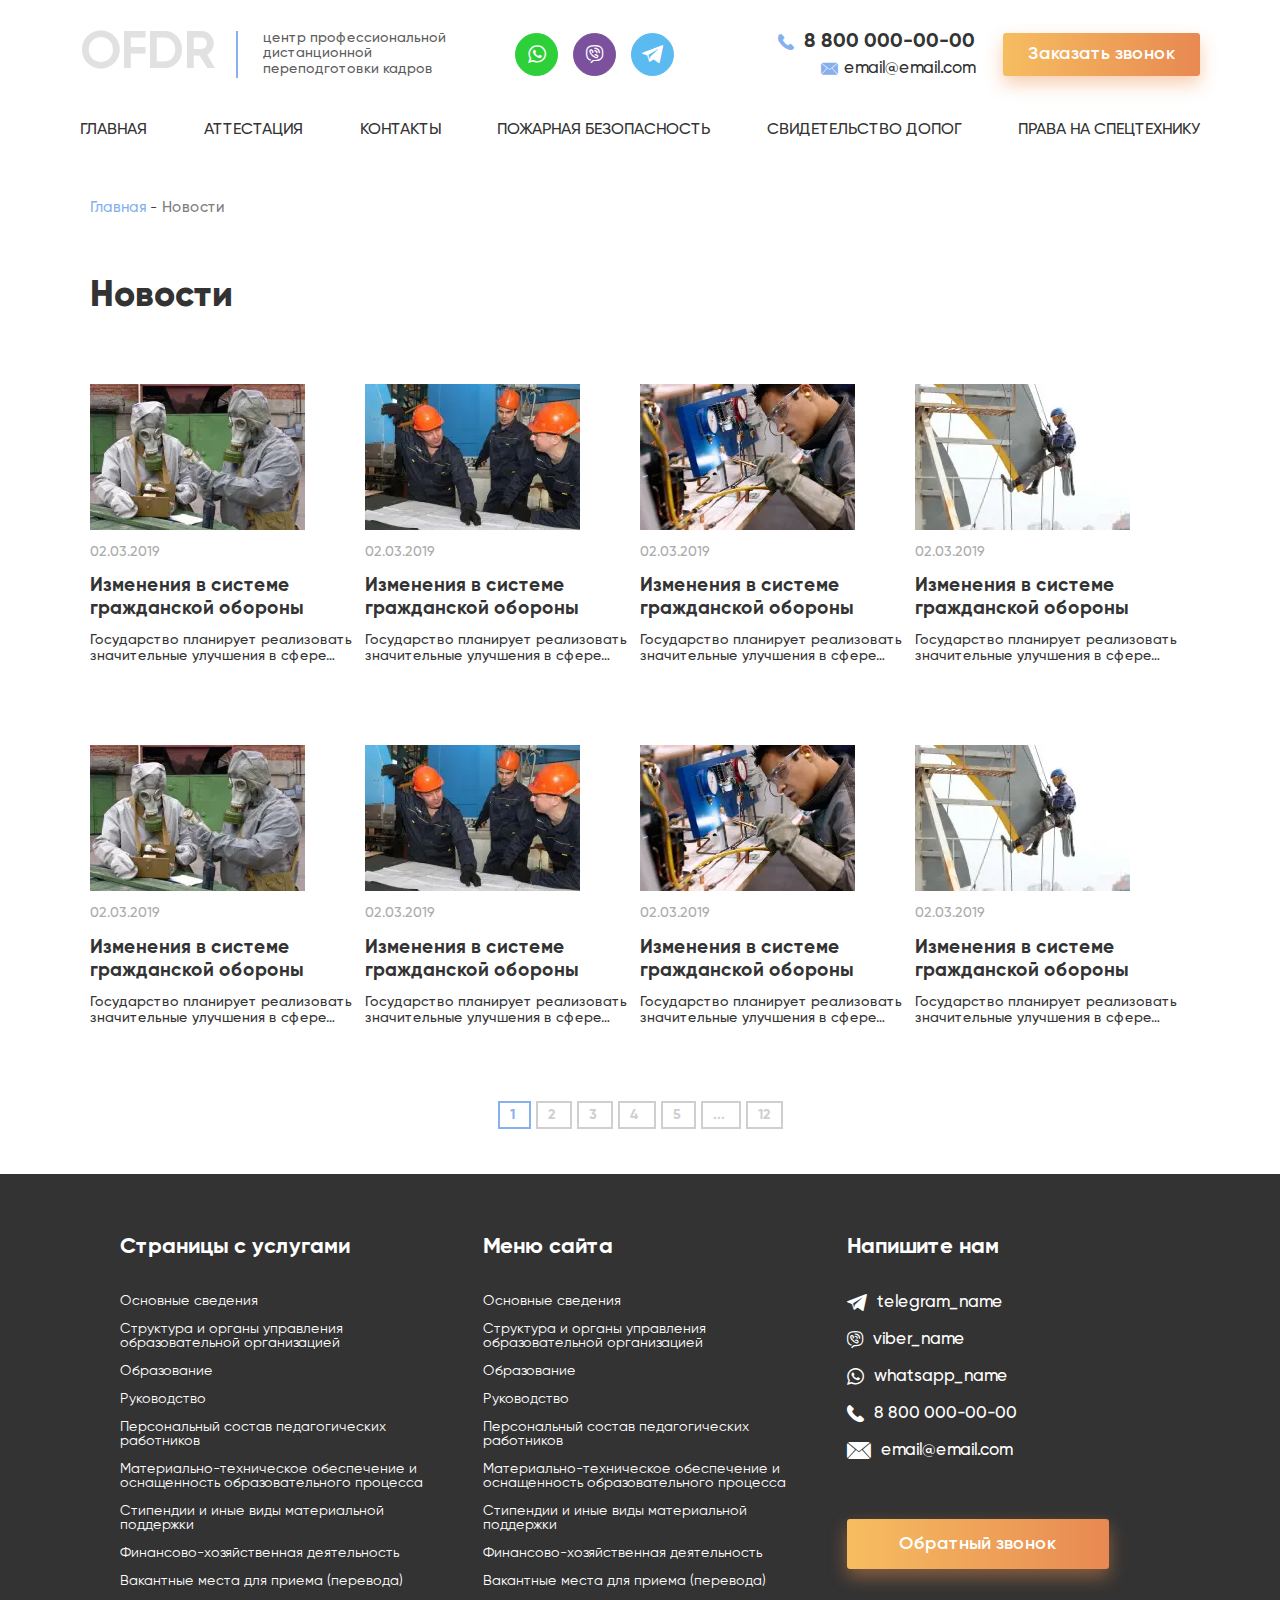
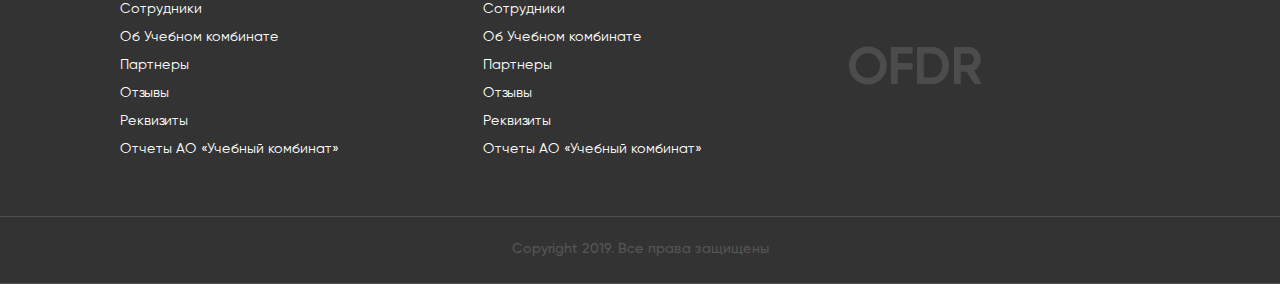
<file: news.html>
<!DOCTYPE html><html lang="ru"> <head>	<title>Новости</title>	<meta charset="UTF-8">	<meta name="format-detection" content="telephone=no">	<link rel="stylesheet" href="css/style.min.css">	<link rel="shortcut icon" href="favicon.ico">	<!-- <meta name="robots" content="noindex, nofollow"> -->	<!-- <meta name="viewport" content="width=device-width, initial-scale=1.0, maximum-scale=1.0, user-scalable=0"> -->	<meta name="viewport" content="width=device-width, initial-scale=1.0"></head><body>   <div class="wrapper">      <header class="header">   <div class="header__container _container">      <div class="header-menu__icon">         <span></span>         <span></span>         <span></span>      </div>      <nav class="header-menu">         <div class="header-menu__body">            <div class="header-menu__logo logo-header">               <a href="index.html" class="logo-header__item logo">OFDR</a>               <div class="logo-header__text">центр профессиональной                  дистанционной                  переподготовки кадров</div>            </div>            <div class="header-menu__social social-header">               <a href="#" class="social-header__icon _icon-watsap"></a>               <a href="#" class="social-header__icon _icon-viber"></a>               <a href="#" class="social-header__icon _icon-tg"></a>            </div>            <div class="header-menu__callback callback-header">               <div class="callback-header__body">                  <a href="tel:+78000000000" class="callback-header__item _icon-tel">8 800 000-00-00</a>                  <a href="mailto:email@email.com" class="callback-header__item _icon-mail">email@email.com</a>               </div>               <a href="#callback" class="callback-header__button _popup-link btn">Заказать звонок</a>            </div>         </div>         <ul class="header-menu-list">            <li><a href="index.html" class="header-menu__link">ГЛАВНАЯ</a></li>            <li><a href="certification.html" class="header-menu__link">АТТЕСТАЦИЯ</a></li>            <li><a href="contacts.html" class="header-menu__link">Контакты</a></li>            <li><a href="#" class="header-menu__link">ПОЖАРНАЯ БЕЗОПАСНОСТЬ</a></li>            <li><a href="#" class="header-menu__link">СВИДЕТЕЛЬСТВО ДОПОГ</a></li>            <li><a href="#" class="header-menu__link">ПРАВА НА СПЕЦТЕХНИКУ</a></li>         </ul>      </nav>   </div></header>      <main class="page">         <div class="bread-crumbs">            <div class="_container">               <div class="bread-crumbs__shell">                  <ol class="bread-crumbs__list">                     <li>                        <a href="index.html" class="bread-crumbs__link">Главная</a>                     </li>                     <li>                        <span>Новости</span>                     </li>                  </ol>               </div>            </div>         </div>         <div class="main-news">            <div class="_container">               <div class="main-news__title">Новости</div>               <div class="main-news__row">                  <div class="main-news__item item-news">                     <a href="#" class="item-news__img">                        <img src="img/item-news1.webp" alt="" />                     </a>                     <div class="item-news__date">02.03.2019</div>                     <a href="#" class="item-news__title">Изменения в системе гражданской обороны</a>                     <div class="item-news__text">Государство планирует реализовать значительные улучшения в                        сфере…</div>                  </div>                  <div class="main-news__item item-news">                     <a href="#" class="item-news__img">                        <img src="img/item-news2.webp" alt="" />                     </a>                     <div class="item-news__date">02.03.2019</div>                     <a href="#" class="item-news__title">Изменения в системе гражданской обороны</a>                     <div class="item-news__text">Государство планирует реализовать значительные улучшения в                        сфере…</div>                  </div>                  <div class="main-news__item item-news">                     <a href="#" class="item-news__img">                        <img src="img/item-news3.webp" alt="" />                     </a>                     <div class="item-news__date">02.03.2019</div>                     <a href="#" class="item-news__title">Изменения в системе гражданской обороны</a>                     <div class="item-news__text">Государство планирует реализовать значительные улучшения в                        сфере…</div>                  </div>                  <div class="main-news__item item-news">                     <a href="#" class="item-news__img">                        <img src="img/item-news4.webp" alt="" />                     </a>                     <div class="item-news__date">02.03.2019</div>                     <a href="#" class="item-news__title">Изменения в системе гражданской обороны</a>                     <div class="item-news__text">Государство планирует реализовать значительные улучшения в                        сфере…</div>                  </div>               </div>               <div class="main-news__row">                  <div class="main-news__item item-news">                     <a href="#" class="item-news__img">                        <img src="img/item-news1.webp" alt="" />                     </a>                     <div class="item-news__date">02.03.2019</div>                     <a href="#" class="item-news__title">Изменения в системе гражданской обороны</a>                     <div class="item-news__text">Государство планирует реализовать значительные улучшения в                        сфере…</div>                  </div>                  <div class="main-news__item item-news">                     <a href="#" class="item-news__img">                        <img src="img/item-news2.webp" alt="" />                     </a>                     <div class="item-news__date">02.03.2019</div>                     <a href="#" class="item-news__title">Изменения в системе гражданской обороны</a>                     <div class="item-news__text">Государство планирует реализовать значительные улучшения в                        сфере…</div>                  </div>                  <div class="main-news__item item-news">                     <a href="#" class="item-news__img">                        <img src="img/item-news3.webp" alt="" />                     </a>                     <div class="item-news__date">02.03.2019</div>                     <a href="#" class="item-news__title">Изменения в системе гражданской обороны</a>                     <div class="item-news__text">Государство планирует реализовать значительные улучшения в                        сфере…</div>                  </div>                  <div class="main-news__item item-news">                     <a href="#" class="item-news__img">                        <img src="img/item-news4.webp" alt="" />                     </a>                     <div class="item-news__date">02.03.2019</div>                     <a href="#" class="item-news__title">Изменения в системе гражданской обороны</a>                     <div class="item-news__text">Государство планирует реализовать значительные улучшения в                        сфере…</div>                  </div>               </div>               <div class="main-news__page nav-page">                  <a href="#" class="nav-page__item">1                  </a>                  <a href="#" class="nav-page__item">2                  </a>                  <a href="#" class="nav-page__item">3                  </a>                  <a href="#" class="nav-page__item">4                  </a>                  <a href="#" class="nav-page__item">5                  </a>                  <a href="#" class="nav-page__item">...                  </a>                  <a href="#" class="nav-page__item">12                  </a>               </div>            </div>         </div>      </main>      <footer class="footer">   <div class="footer__content _container">      <div class="footer__row">         <div class="footer__shell _spollers">            <div class="footer__title footer__title1">Страницы с услугами            </div>            <ul class="footer__list">               <li class="footer__link"><a href="#">Основные сведения</a></li>               <li class="footer__link"><a href="#">Структура и органы управления образовательной организацией</a></li>               <li class="footer__link"><a href="#">Образование</a></li>               <li class="footer__link"><a href="#">Руководство</a></li>               <li class="footer__link"><a href="#">Персональный состав педагогических работников</a></li>               <li class="footer__link"><a href="#">Материально-техническое обеспечение и оснащенность образовательного                     процесса</a>               </li>               <li class="footer__link"><a href="#">Стипендии и иные виды материальной поддержки</a></li>               <li class="footer__link"><a href="#">Финансово-хозяйственная деятельность</a></li>               <li class="footer__link"><a href="#">Вакантные места для приема (перевода)</a></li>               <li class="footer__link"><a href="#">Сотрудники</a></li>               <li class="footer__link"><a href="#">Об Учебном комбинате</a></li>               <li class="footer__link"><a href="#">Партнеры</a></li>               <li class="footer__link"><a href="#">Отзывы</a></li>               <li class="footer__link"><a href="#">Реквизиты</a></li>               <li class="footer__link"><a href="#">Отчеты АО «Учебный комбинат»</a></li>            </ul>         </div>         <div class="footer__shell _spollers">            <div class="footer__title footer__title2">Меню сайта            </div>            <ul class="footer__list">               <li class="footer__link"><a href="#">Основные сведения</a></li>               <li class="footer__link"><a href="#">Структура и органы управления образовательной организацией</a></li>               <li class="footer__link"><a href="#">Образование</a></li>               <li class="footer__link"><a href="#">Руководство</a></li>               <li class="footer__link"><a href="#">Персональный состав педагогических работников</a></li>               <li class="footer__link"><a href="#">Материально-техническое обеспечение и оснащенность образовательного                     процесса</a>               </li>               <li class="footer__link"><a href="#">Стипендии и иные виды материальной поддержки</a></li>               <li class="footer__link"><a href="#">Финансово-хозяйственная деятельность</a></li>               <li class="footer__link"><a href="#">Вакантные места для приема (перевода)</a></li>               <li class="footer__link"><a href="#">Сотрудники</a></li>               <li class="footer__link"><a href="#">Об Учебном комбинате</a></li>               <li class="footer__link"><a href="#">Партнеры</a></li>               <li class="footer__link"><a href="#">Отзывы</a></li>               <li class="footer__link"><a href="#">Реквизиты</a></li>               <li class="footer__link"><a href="#">Отчеты АО «Учебный комбинат»</a></li>            </ul>         </div>         <div class="footer__shell _spollers">            <div class="footer__title footer__title3">Напишите нам            </div>            <div class="footer__list">               <div class="footer__social social-footer">                  <a href="" class="social-footer__item _icon-tg">telegram_name</a>                  <a href="" class="social-footer__item _icon-viber">viber_name</a>                  <a href="" class="social-footer__item _icon-watsap">whatsapp_name</a>                  <a href="tel:88000000000" class="social-footer__item _icon-tel">8 800 000-00-00</a>                  <a href="mailto:email@email.com" class="social-footer__item _icon-mail">email@email.com</a>                  <a href="#callback" class="_popup-link btn footer__btn">Обратный звонок</a>                  <div class="logo footer__logo">OFDR</div>               </div>            </div>         </div>         </ul>      </div>   </div>   <div class="footer__copy">Copyright 2019. Все права защищены</div></footer>   </div>   <div class="popup popup_popup popup_callback">   <div class="popup__content">      <div class="popup__body">         <div class="popup__close"></div>         <form action="#" class="callback">            <div class="callback__line">               <label for="inp" class="callback__label">Хотите, мы перезвоним Вам через 30 секунд?</label>               <div class="callback__row">                  <input id="inp" autocomplete="off" type="tel" name="form[]" data-error="Введите номер телефона"                     data-value="Телефон" class="input__phone _phone _req" />                  <button type="submit" class="callback__btn _icon-tel">                     <span class="tippy">Жду звонка!</span>                  </button>               </div>            </div>         </form>         <div class="callback__text">Наш оператор позвонит вам <br> и проконсультирует по всем вопросам!</div>      </div>   </div></div><div class="popup popup_massagename-message">   <div class="popup__content">      <div class="popup__body">         <div class="popup__close"></div>      </div>   </div></div><div class="popup popup_video">   <div class="popup__content">      <div class="popup__body">         <div class="popup__close popup__close_video"></div>         <div class="popup__video _video"></div>      </div>   </div></div>   <!-- <script src="https://code.jquery.com/jquery-3.3.1.min.js"></script> --><script src="js/vendors.min.js"></script><script src="js/app.min.js"></script></body></html>
</file>
<file: css/style.min.css>
@charset "UTF-8";@font-face{font-family:Gilroy;font-display:swap;src:url(../fonts/Gilroy-Black.woff) format("woff"),url(../fonts/Gilroy-Black.woff2) format("woff2");font-weight:900;font-style:normal}@font-face{font-family:Gilroy;font-display:swap;src:url(../fonts/Gilroy-Bold.woff) format("woff"),url(../fonts/Gilroy-Bold.woff2) format("woff2");font-weight:700;font-style:normal}@font-face{font-family:Gilroy;font-display:swap;src:url(../fonts/Gilroy-Extrabold.woff) format("woff"),url(../fonts/Gilroy-Extrabold.woff2) format("woff2");font-weight:800;font-style:normal}@font-face{font-family:Gilroy;font-display:swap;src:url(../fonts/Gilroy-Heavy.woff) format("woff"),url(../fonts/Gilroy-Heavy.woff2) format("woff2");font-weight:900;font-style:normal}@font-face{font-family:Gilroy;font-display:swap;src:url(../fonts/Gilroy-Medium.woff) format("woff"),url(../fonts/Gilroy-Medium.woff2) format("woff2");font-weight:500;font-style:normal}@font-face{font-family:Gilroy;font-display:swap;src:url(../fonts/Gilroy-Regular.woff) format("woff"),url(../fonts/Gilroy-Regular.woff2) format("woff2");font-weight:400;font-style:normal}@font-face{font-family:Gilroy;font-display:swap;src:url(../fonts/Gilroy-Semibold.woff) format("woff"),url(../fonts/Gilroy-Semibold.woff2) format("woff2");font-weight:600;font-style:normal}@font-face{font-family:icons;font-display:swap;src:url(../fonts/icons.woff) format("woff"),url(../fonts/icons.woff2#icons) format("woff2");font-weight:400;font-style:normal;font-display:block}[class*=" _icon-"]:before,[class^="_icon-"]:before{font-family:icons;font-style:normal;font-weight:400;font-variant:normal;text-transform:none;line-height:1;-webkit-font-smoothing:antialiased;-moz-osx-font-smoothing:grayscale}[class*=" _icon-"]:before,[class^="_icon-"]:before{display:block}._icon-mail:before{content:"\e900";color:#fff}._icon-p-left:before{content:"\e901";color:#acacac}._icon-p-right:before{content:"\e902";color:#acacac}._icon-tel:before{content:"\e903";color:#fff}._icon-tg:before{content:"\e904";color:#fff}._icon-viber:before{content:"\e905";color:#fff}._icon-watsap:before{content:"\e906";color:#fff}*{padding:0;margin:0;border:0}*,:after,:before{-webkit-box-sizing:border-box;box-sizing:border-box}:active,:focus{outline:0}a:active,a:focus{outline:0}aside,footer,header,nav,section{display:block}body,html{height:100%;min-width:320px}body{line-height:1;font-family:Gilroy;-ms-text-size-adjust:100%;-moz-text-size-adjust:100%;-webkit-text-size-adjust:100%}button,input,textarea{font-family:Gilroy}input::-ms-clear{display:none}button{cursor:pointer}button::-moz-focus-inner{padding:0;border:0}a,a:visited{text-decoration:none}a:hover{text-decoration:none}ul li{list-style:none}img{vertical-align:top}h1,h2,h3,h4,h5,h6{font-weight:inherit;font-size:inherit}body{color:#333;font-size:14px}body._lock{overflow:hidden}.wrapper{width:100%;min-height:100%;overflow:hidden;display:-webkit-box;display:-ms-flexbox;display:flex;-webkit-box-orient:vertical;-webkit-box-direction:normal;-ms-flex-direction:column;flex-direction:column}._container{max-width:1120px;margin:0 auto;padding:7px 10px 0 10px}.form__error{color:red;font-size:20px;margin:10px 0 0 0}.btn{display:-webkit-inline-box;display:-ms-inline-flexbox;display:inline-flex;font-size:18px;line-height:116.66667%;font-weight:600;text-align:center;color:#fff;padding:11px 25px;background:-webkit-gradient(linear,left top,right top,from(#f6bd60),to(#e88952));background:-o-linear-gradient(left,#f6bd60 0,#e88952 100%);background:linear-gradient(90deg,#f6bd60 0,#e88952 100%);-webkit-box-shadow:0 8px 18px rgba(242,147,81,.450503);box-shadow:0 8px 18px rgba(242,147,81,.450503);border-radius:3px;-webkit-transition:color 1.5s ease 0s;-o-transition:color 1.5s ease 0s;transition:color 1.5s ease 0s;-webkit-transition:.3s ease 0s;-o-transition:.3s ease 0s;transition:.3s ease 0s}.select{position:relative}.select__item{position:relative}.select__title{color:#000;border:1px solid #d9d9d9;background-color:#fff;cursor:pointer;border-radius:4px}.select__value{display:-webkit-box;display:-ms-flexbox;display:flex;font-size:14px;height:46px;padding:0 15px;-webkit-box-align:center;-ms-flex-align:center;align-items:center;-webkit-box-pack:justify;-ms-flex-pack:justify;justify-content:space-between;-webkit-box-orient:horizontal;-webkit-box-direction:reverse;-ms-flex-direction:row-reverse;flex-direction:row-reverse}.select__value span{height:1em;overflow:hidden;display:-webkit-box;-webkit-line-clamp:1;-webkit-box-orient:vertical}.select__value:before{content:"";display:inline-block;-webkit-transition:all .3s ease 0s;-o-transition:all .3s ease 0s;transition:all .3s ease 0s;width:11px;height:7px}.select__input{width:100%;background-color:transparent;height:100%}.select__options{color:#000;display:none;position:absolute;top:35 px;border-radius:0 0 4px 4px;min-width:100%;left:0;background-color:#fff;border-top:0;border:1px solid #d9d9d9;border-top:0;font-size:14px;padding:10px 0 5px 0}.select__option{cursor:pointer;padding:5px 15px;margin:0}.select._active{z-index:5}.select._active .select__value:before{-webkit-transform:rotate(-180deg);-ms-transform:rotate(-180deg);transform:rotate(-180deg)}.select._active .select__options{display:block}input[type=email],input[type=tel],input[type=text],textarea{-webkit-appearance:none;-moz-appearance:none;appearance:none}.input{border-radius:0!important;width:100%;display:block;padding:0 20px}textarea.input{resize:none;padding:0 0}.checkbox{position:relative}.checkbox__input{position:absolute;width:0;height:0;opacity:0;visibility:hidden}.checkbox__input:checked+.checkbox__text:before{background:#fff url(../img/icons/check.svg) center no-repeat}.checkbox__text{display:-webkit-inline-box;display:-ms-inline-flexbox;display:inline-flex;-webkit-box-align:center;-ms-flex-align:center;align-items:center;position:relative;font-size:16px;color:#fff;letter-spacing:-.3px;line-height:calc(20 / 16);cursor:pointer}.checkbox__text:before{content:"";-ms-flex-item-align:start;align-self:flex-start;margin:0 14px 0 0;-webkit-box-flex:0;-ms-flex:0 0 20px;flex:0 0 20px;left:0;top:0;width:20px;height:18px;background:#fff;border:1px solid #a7a9ac}.checkbox a{color:#fff;text-decoration:underline}.checkbox._error .checkbox__text:before{border:1px solid #ee1212}.options{display:-webkit-box;display:-ms-flexbox;display:flex;-webkit-box-align:center;-ms-flex-align:center;align-items:center;-webkit-box-pack:justify;-ms-flex-pack:justify;justify-content:space-between;height:46px}.options__item{position:relative;cursor:pointer}.options__input{position:absolute;width:0;height:0;opacity:0;left:0;top:0;visibility:hidden}.options__input:checked+.options__text:after{-webkit-transform:scale(1);-ms-transform:scale(1);transform:scale(1)}.options__text{display:-webkit-inline-box;display:-ms-inline-flexbox;display:inline-flex;-webkit-box-align:center;-ms-flex-align:center;align-items:center;position:relative;font-size:16px;color:#fff;letter-spacing:-.3px;line-height:calc(20 / 16)}.options__text:before{content:"";-ms-flex-item-align:start;align-self:flex-start;margin:0 14px 0 0;-webkit-box-flex:0;-ms-flex:0 0 20px;flex:0 0 20px;left:0;top:0;border-radius:50%;width:20px;height:18px;background:#fff;border:1px solid #a7a9ac}.options__text:after{content:"";-webkit-transition:all .3s ease 0s;-o-transition:all .3s ease 0s;transition:all .3s ease 0s;-webkit-transform:scale(0);-ms-transform:scale(0);transform:scale(0);width:10px;height:10px;border-radius:50%;background-color:#77243a;position:absolute;left:5px;top:4px}.rating-block{display:table;font-size:0}.rating{display:inline-block;position:relative;vertical-align:middle}.rating.edit .star{cursor:pointer}.rating .star{width:17px;height:14px;display:inline-block;position:relative;z-index:3}.rating__line{position:absolute;width:85px;height:14px;top:0;left:0;background:url(../img/icons/bg_rating.svg) 0 0 no-repeat;z-index:1;background-size:85px 100%}.rating__activeline{position:absolute;width:0;height:14px;top:0;left:0;background:url(../img/icons/bg_rating_active.svg) 0 0 no-repeat;z-index:2;background-size:85px 100%}.rating__value{display:inline-block;color:#1b3139;font-size:14px;line-height:13px;vertical-align:middle}.quantity{width:88px;height:40px;display:-webkit-box;display:-ms-flexbox;display:flex;border:1px solid rgba(166,166,166,.45)}.quantity__button{-webkit-box-flex:0;-ms-flex:0 0 30px;flex:0 0 30px;position:relative;cursor:pointer}.quantity__button::after,.quantity__button::before{content:"";position:absolute;top:50%;left:50%;-webkit-transition:all .3s ease 0s;-o-transition:all .3s ease 0s;transition:all .3s ease 0s;margin:0 0 0 -4.5px;background-color:#a6a6a6;width:9px;height:1px}.quantity__button_plus::before{-webkit-transform:rotate(-90deg);-ms-transform:rotate(-90deg);transform:rotate(-90deg)}.quantity__input{-webkit-box-flex:1;-ms-flex:1 1 auto;flex:1 1 auto}.quantity__input input{height:100%;color:#a6a6a6;font-size:12px;width:100%;text-align:center}.row:after{display:block;content:"";clear:both}.rub:after{content:"₽"}ol.counter{list-style-type:none;counter-reset:item}ol.counter li{position:relative;padding:0 0 0 45px}ol.counter li:before{counter-increment:item;content:counter(item);position:absolute;left:0;top:0;color:#818181;font-size:14px;font-weight:700;text-align:center;line-height:26px;border-radius:50%;width:28px;height:28px;border:1px solid #4274bb}.ellipsis{display:block;overflow:hidden;width:100%;white-space:nowrap;-o-text-overflow:ellipsis;text-overflow:ellipsis}.es{overflow:hidden;white-space:nowrap;-o-text-overflow:ellipsis;text-overflow:ellipsis}.table{display:table;font-size:0;width:100%}.trow{display:table-row}.cell{display:table-cell}.cell.full{width:100%}._ibg{position:relative}._ibg img{position:absolute;width:100%;height:100%;top:0;left:0;-o-object-fit:cover;object-fit:cover}body.ie ._ibg{background-position:center;background-size:cover;background-repeat:no-repeat}body.ie ._ibg img{width:0;height:0;opacity:0;visibility:hidden}._video{position:relative;overflow:hidden;height:0;padding-bottom:56.25%}._video embed,._video iframe,._video object,._video video{position:absolute;top:0;left:0;width:100%;height:100%}.videobg embed,.videobg iframe,.videobg object,.videobg video{position:fixed;top:50%;left:50%;min-width:100%;min-height:100%;width:auto;height:auto;z-index:-100;-webkit-transform:translateX(-50%) translateY(-50%);-ms-transform:translateX(-50%) translateY(-50%);transform:translateX(-50%) translateY(-50%);background-size:cover}._more-content{-webkit-transition:all .3s ease 0s;-o-transition:all .3s ease 0s;transition:all .3s ease 0s;overflow:hidden}._more-link{cursor:pointer}._more-link span{font-style:normal}._more-link span:first-child{display:block}._more-link span:last-child{display:none}._more-link._active span{font-style:normal}._more-link._active span:first-child{display:none}._more-link._active span:last-child{display:block}#map{background:url(../img/icons/loading.gif) center/50px no-repeat}._swiper{overflow:hidden}._swiper .swiper-wrapper{width:100%;height:100%;-webkit-box-sizing:content-box;box-sizing:content-box;display:-webkit-box;display:-ms-flexbox;display:flex;position:relative}._swiper.swiper-container-vertical .swiper-wrapper{-webkit-box-orient:vertical;-webkit-box-direction:normal;-ms-flex-direction:column;flex-direction:column}._swiper.swiper-container-autoheight .swiper-wrapper{-webkit-box-align:start;-ms-flex-align:start;align-items:flex-start}.swiper-container-initialized .swiper-slide{-ms-flex-negative:0;flex-shrink:0}.swiper-container-android .swiper-slide,.swiper-container-android .swiper-wrapper{-webkit-transform:translate3d(0,0,0);transform:translate3d(0,0,0)}.swiper-button-lock{display:none!important}._tabs-block{display:none}._tabs-block._active{display:block}.mirror{-webkit-transform:scale(-1,1);-ms-transform:scale(-1,1);transform:scale(-1,1)}.nicescroll-rails{z-index:1000!important}._custom-scroll{position:fixed;right:0;top:0;width:3px;height:100%;z-index:1000}._custom-scroll__line{background-color:rgba(0,0,0,.5);border-radius:3px 0 0 3px;position:relative;left:0;top:0;width:100%}.btn-sec{display:-webkit-inline-box;display:-ms-inline-flexbox;display:inline-flex;color:#fff;font-size:16px;line-height:118.75%;font-weight:700;padding:15px 65px;background:-webkit-gradient(linear,left top,right top,from(#87aff1),color-stop(100%,#6c80cb),to(#6c80cb));background:-o-linear-gradient(left,#87aff1 0,#6c80cb 100%,#6c80cb 100%);background:linear-gradient(90deg,#87aff1 0,#6c80cb 100%,#6c80cb 100%);-webkit-box-shadow:0 12px 20px rgba(132,170,237,.454846);box-shadow:0 12px 20px rgba(132,170,237,.454846);border-radius:3px;-webkit-transition:all .4s ease 0s;-o-transition:all .4s ease 0s;transition:all .4s ease 0s}.logo{font-size:52px;line-height:121.15385%;font-weight:700;color:#e1e1e1;margin:0 20px 0 0}.card__container{padding:7px 10px 50px 10px}.card__shell{display:-webkit-box;display:-ms-flexbox;display:flex;margin:0 -55px}.card__item{display:-webkit-box;display:-ms-flexbox;display:flex;-webkit-box-orient:vertical;-webkit-box-direction:normal;-ms-flex-direction:column;flex-direction:column;-webkit-box-align:center;-ms-flex-align:center;align-items:center;-webkit-box-flex:1;-ms-flex:1 1 25%;flex:1 1 25%;text-align:center}.card__img{position:relative;width:100px;height:100px;margin:0 0 35px 0;border:1px solid #86adef;border-radius:50%}.card__img:last-child{margin-bottom:0}.card__img img{position:absolute;font-size:0;line-height:0;left:0;top:0;width:100%;height:100%;-o-object-fit:contain;object-fit:contain;padding:20px 30px}.card__title{font-size:22px;line-height:122.72727%;font-weight:800;margin:0 0 17px 0}.card__title:last-child{margin-bottom:0}.card__text{font-size:17px;line-height:147.05882%;font-weight:500}.title-block{font-size:36px;line-height:78.26087%;font-weight:800;text-align:center}.item-news{display:-webkit-box;display:-ms-flexbox;display:flex;-webkit-box-orient:vertical;-webkit-box-direction:normal;-ms-flex-direction:column;flex-direction:column;-webkit-box-flex:0;-ms-flex:0 1 25%;flex:0 1 25%}.item-news :last-child{margin-bottom:0}.item-news__img{margin:0 0 15px 0}.item-news__date{line-height:114.28571%;font-weight:500;color:#ababab;margin:0 0 15px 0}.item-news__title{font-size:19px;line-height:121.05263%;font-weight:700;color:#333;margin:0 0 12px 0;-webkit-transition:color .3s ease 0s;-o-transition:color .3s ease 0s;transition:color .3s ease 0s}.item-news__text{line-height:114.28571%;font-weight:500}.bread-crumbs__shell{padding:30px 0}.bread-crumbs__list{list-style:none;display:-webkit-box;display:-ms-flexbox;display:flex}.bread-crumbs__list li{margin:0 5px 0 0}.bread-crumbs__list li::after{content:"-"}.bread-crumbs__list li:last-child{font-size:15px;line-height:120%;font-weight:500;color:#7d7d7d;margin:0}.bread-crumbs__list li:last-child::after{content:""}.bread-crumbs__link{font-size:15px;line-height:120%;font-weight:500;color:#86afef;-webkit-transition:all .3s ease 0s;-o-transition:all .3s ease 0s;transition:all .3s ease 0s}.popup{-webkit-overflow-scrolling:touch;position:fixed;top:0;left:0;z-index:100;padding:30px 10px;width:100%;height:100%;visibility:hidden;-webkit-transition:visibility .8s ease 0s;-o-transition:visibility .8s ease 0s;transition:visibility .8s ease 0s}.popup::before{content:"";background-color:rgba(0,0,0,.9);position:fixed;width:100%;height:100%;top:0;left:0;opacity:0;-webkit-transition:opacity .8s ease 0s;-o-transition:opacity .8s ease 0s;transition:opacity .8s ease 0s}.popup.show{visibility:visible;overflow:auto}.popup.show::before{opacity:1}.popup.show .popup__body{-webkit-transform:scale(1);-ms-transform:scale(1);transform:scale(1)}.popup._active{visibility:visible;overflow:auto}.popup._active::before{opacity:1}.popup._active .popup__body{-webkit-transition:all .3s ease .2s;-o-transition:all .3s ease .2s;transition:all .3s ease .2s;-webkit-transform:scale(1);-ms-transform:scale(1);transform:scale(1)}.popup__content{display:-webkit-box;display:-ms-flexbox;display:flex;-webkit-box-orient:vertical;-webkit-box-direction:normal;-ms-flex-direction:column;flex-direction:column;-webkit-box-align:center;-ms-flex-align:center;align-items:center;min-height:100%;-webkit-box-flex:1;-ms-flex:1 1 auto;flex:1 1 auto;width:100%;display:flex;-webkit-box-pack:center;-ms-flex-pack:center;justify-content:center;align-items:center}.popup__body{-webkit-transform:scale(0);-ms-transform:scale(0);transform:scale(0);-webkit-transition:all .3s ease 0s;-o-transition:all .3s ease 0s;transition:all .3s ease 0s;background-color:#666;color:#fff;padding:50px;width:100%;max-width:800px;font-size:18px;line-height:133.33333%}.popup__close{width:15px;height:15px;position:absolute;top:0;right:0;cursor:pointer;z-index:30;background:url(../img/icons/close.svg) 0 0 no-repeat}.callback__row{display:-webkit-box;display:-ms-flexbox;display:flex;-webkit-box-pack:justify;-ms-flex-pack:justify;justify-content:space-between;-webkit-box-align:end;-ms-flex-align:end;align-items:flex-end;margin:15px 0;-ms-flex-wrap:wrap;flex-wrap:wrap}.callback__btn{display:-webkit-inline-box;display:-ms-inline-flexbox;display:inline-flex;-webkit-box-align:center;-ms-flex-align:center;align-items:center;background-color:green;padding:10px 10px;font-size:18px;border-radius:3px}.callback__btn span{padding:0 0 0 7px}.input__phone{font-size:16px;padding:0 15px;height:41px;margin:0 20px 0 0;-webkit-box-flex:1;-ms-flex:1 1 50%;flex:1 1 50%}.input__phone._error{border:2px solid red;border-radius:3px}.header{display:-webkit-box;display:-ms-flexbox;display:flex;-webkit-box-orient:vertical;-webkit-box-direction:normal;-ms-flex-direction:column;flex-direction:column;-webkit-box-pack:center;-ms-flex-pack:center;justify-content:center}.header__container{padding:23px 0 22px 0}.header-menu-list{display:-webkit-box;display:-ms-flexbox;display:flex;-webkit-box-pack:justify;-ms-flex-pack:justify;justify-content:space-between;-webkit-box-align:center;-ms-flex-align:center;align-items:center}.header-menu__link{font-size:16px;font-weight:500;line-height:118.75%;text-transform:uppercase;color:#333;-webkit-transition:all .2s ease 0s;-o-transition:all .2s ease 0s;transition:all .2s ease 0s}.header-menu{-webkit-transition:all .8s ease 0s;-o-transition:all .8s ease 0s;transition:all .8s ease 0s}.header-menu__body{display:-webkit-box;display:-ms-flexbox;display:flex;-webkit-box-align:center;-ms-flex-align:center;align-items:center;margin:0 0 35px 0}.header-menu__body:last-child{margin:0}.logo-header{display:-webkit-box;display:-ms-flexbox;display:flex;-webkit-box-align:center;-ms-flex-align:center;align-items:center;margin:0 60px 0 0}.logo-header__text{font-weight:500;line-height:114.28571%;color:#5d5d5d;padding:0 0 0 25px;border-left:2px solid #89afef}.social-header{display:-webkit-inline-box;display:-ms-inline-flexbox;display:inline-flex;-webkit-box-pack:center;-ms-flex-pack:center;justify-content:center;margin:0 104px 0 0}.social-header__icon{margin:0 15px 0 0;-webkit-transition:all .2s ease 0s;-o-transition:all .2s ease 0s;transition:all .2s ease 0s}.social-header__icon._icon-watsap::before{display:-webkit-inline-box;display:-ms-inline-flexbox;display:inline-flex;width:43px;height:43px;font-size:18px;border:1px solid #2dd038;border-radius:50%;background-color:#2dd038;-webkit-box-pack:center;-ms-flex-pack:center;justify-content:center;-webkit-box-align:center;-ms-flex-align:center;align-items:center}.social-header__icon._icon-viber::before{display:-webkit-inline-box;display:-ms-inline-flexbox;display:inline-flex;width:43px;height:43px;font-size:18px;border:1px solid #7b519d;border-radius:50%;background-color:#7b519d;-webkit-box-pack:center;-ms-flex-pack:center;justify-content:center;-webkit-box-align:center;-ms-flex-align:center;align-items:center}.social-header__icon._icon-tg::before{display:-webkit-inline-box;display:-ms-inline-flexbox;display:inline-flex;width:43px;height:43px;font-size:18px;border:1px solid #5bbaf0;border-radius:50%;background-color:#5bbaf0;-webkit-box-pack:center;-ms-flex-pack:center;justify-content:center;-webkit-box-align:center;-ms-flex-align:center;align-items:center}.social-header__icon:last-child{margin:0}.callback-header{display:-webkit-box;display:-ms-flexbox;display:flex;-webkit-box-align:center;-ms-flex-align:center;align-items:center;-webkit-box-flex:1;-ms-flex:1 0 auto;flex:1 0 auto}.callback-header__body{display:-webkit-box;display:-ms-flexbox;display:flex;-webkit-box-orient:vertical;-webkit-box-direction:normal;-ms-flex-direction:column;flex-direction:column;-webkit-box-align:end;-ms-flex-align:end;align-items:flex-end;margin:0 28px 0 0}.callback-header__item{display:-webkit-box;display:-ms-flexbox;display:flex;-webkit-box-align:center;-ms-flex-align:center;align-items:center;font-size:20px;line-height:120%;font-weight:700;color:#333;padding:0 0 5px 0;-webkit-transition:all .3s ease 0s;-o-transition:all .3s ease 0s;transition:all .3s ease 0s}.callback-header__item._icon-tel::before{display:inline;font-size:16px;color:#86afef;padding:0 10px 0 0}.callback-header__item._icon-mail{font-size:17px;font-weight:500;line-height:117.64706%}.callback-header__item._icon-mail::before{display:inline;font-size:12px;color:#86afef;padding:0 6px 0 0}.header-menu__icon{display:none}.footer{background:#333}.footer__content{max-width:1060px;margin:0 auto;padding:0 10px}.footer__row{display:-webkit-box;display:-ms-flexbox;display:flex;margin:0 -25px;padding:60px 0}.footer__shell{-webkit-box-flex:1;-ms-flex:1 1 33%;flex:1 1 33%;padding:0 25px}.footer__title{font-size:22px;line-height:122.72727%;font-weight:700;color:#fff;margin:0 0 33px 0}.footer__list a{line-height:100%;-webkit-transition:color .3s ease 0s;-o-transition:color .3s ease 0s;transition:color .3s ease 0s;color:#fff;transition:color .3s ease 0s}.footer__link{line-height:100%;-webkit-transition:color .3s ease 0s;-o-transition:color .3s ease 0s;transition:color .3s ease 0s;padding:7px 0}.footer__link:first-child{padding:0 0 7px 0}.footer__link:last-child{padding:7px 0 0 0}.footer__copy{line-height:114.28571%;font-weight:500;color:#565656;border-top:1px solid #4e4e4e;border-bottom:1px solid #4e4e4e;text-align:center;padding:25px 0}.social-footer{display:-webkit-box;display:-ms-flexbox;display:flex;-webkit-box-orient:vertical;-webkit-box-direction:normal;-ms-flex-direction:column;flex-direction:column}.social-footer__item{font-size:17px;line-height:117.64706%;font-weight:500;color:#fff;display:-webkit-inline-box;display:-ms-inline-flexbox;display:inline-flex;padding:10px 0}.social-footer__item:first-child{padding:0 0 10px 0}.social-footer__item:last-child{padding:10px 0 0 0}.social-footer__item._icon-tg::before{padding:0 10px 0 0}.social-footer__item._icon-viber::before{padding:0 10px 0 0}.social-footer__item._icon-watsap::before{padding:0 10px 0 0}.social-footer__item._icon-tel::before{padding:0 10px 0 0}.social-footer__item._icon-mail::before{padding:0 10px 0 0}.footer__btn{-webkit-box-align:center;-ms-flex-align:center;align-items:center;-webkit-box-pack:center;-ms-flex-pack:center;justify-content:center;max-width:262px;height:50px;margin:50px 0 70px 0}.footer__btn:last-child{margin-bottom:0}.footer__logo{color:rgba(255,255,255,.12653);margin:0}.order{margin:0 0 100px 0}.order__title{margin:0 0 35px 0;font-size:40px;line-height:127.5%;font-weight:900;max-width:675px}.order__text{font-size:24px;line-height:116.66667%;font-weight:500;margin:0 0 40px 0}.order__text span{line-height:129.16667%;font-weight:800}.order{position:relative}.order__img{position:absolute;left:65%;top:-11%;width:100%;height:100%;-o-object-fit:cover;object-fit:cover;z-index:-1}.grid{margin:0 0 110px 0}.grid__title{margin:0 0 70px 0}.grid__content{display:-webkit-box;display:-ms-flexbox;display:flex;margin:46px -55px}.grid__content._active{-webkit-transform:translate(0);-ms-transform:translate(0);transform:translate(0)}.grid__content:first-child{margin-top:0}.grid__content:last-child{margin-bottom:0}.grid__item{display:-webkit-box;display:-ms-flexbox;display:flex;-webkit-box-orient:vertical;-webkit-box-direction:normal;-ms-flex-direction:column;flex-direction:column;-webkit-box-align:center;-ms-flex-align:center;align-items:center;padding:0 55px;-webkit-box-flex:1;-ms-flex:1 1 25%;flex:1 1 25%}.grid__img{margin:0 0 20px 0}.grid__text{font-size:19px;line-height:121.05263%;font-weight:800;text-align:center;color:#333}.grid__content._active:nth-child(1){-webkit-transition:-webkit-transform .8s ease 0s;transition:-webkit-transform .8s ease 0s;-o-transition:transform .8s ease 0s;transition:transform .8s ease 0s;transition:transform .8s ease 0s,-webkit-transform .8s ease 0s}.grid__content._active:nth-child(2){-webkit-transition:-webkit-transform .8s ease .4s;transition:-webkit-transform .8s ease .4s;-o-transition:transform .8s ease .4s;transition:transform .8s ease .4s;transition:transform .8s ease .4s,-webkit-transform .8s ease .4s}.grid__content._active:nth-child(3){-webkit-transition:-webkit-transform .8s ease .6s;transition:-webkit-transform .8s ease .6s;-o-transition:transform .8s ease .6s;transition:transform .8s ease .6s;transition:transform .8s ease .6s,-webkit-transform .8s ease .6s}.programs{text-align:center;margin:105px 0 125px 0}.programs__title{margin:0 0 55px 0}.slider-programs{margin:0 0 64px 0}.slider-programs__item{display:-webkit-box;display:-ms-flexbox;display:flex;-webkit-box-orient:vertical;-webkit-box-direction:normal;-ms-flex-direction:column;flex-direction:column;-webkit-box-align:center;-ms-flex-align:center;align-items:center}.slider-programs__item :last-child{margin-bottom:0}.slider-programs__img{margin:0 0 17px 0}.slider-programs__title{display:-webkit-box;display:-ms-flexbox;display:flex;-webkit-box-orient:vertical;-webkit-box-direction:normal;-ms-flex-direction:column;flex-direction:column;margin:0 0 20px 0}.slider-programs__title span{font-size:16px;line-height:118.75%;font-weight:500;color:#53b43b}.slider-programs__text{font-size:19px;line-height:168.42105%;font-weight:800;color:#333;-webkit-transition:color .3s ease 0s;-o-transition:color .3s ease 0s;transition:color .3s ease 0s}.slider-programs__price{font-size:22px;line-height:122.72727%;font-weight:800}.swiper-pagination{display:-webkit-inline-box;display:-ms-inline-flexbox;display:inline-flex;margin:0 auto}.swiper-pagination-bullet{display:block;width:12px;height:12px;border:2px solid #84aaed;border-radius:50%;margin:0 8px 0 0;cursor:pointer}.swiper-pagination-bullet:last-child{margin:0}.swiper-pagination-bullet-active{background-color:#84aaed}.exx{margin:0 0 135px 0}.exx__title{margin:0 0 40px 0}.exx_shell{position:relative;display:-webkit-box;display:-ms-flexbox;display:flex;-webkit-box-align:center;-ms-flex-align:center;align-items:center}.exx__img{text-align:center}.exx__img img{max-width:100%}.swiper-button-prev{position:absolute;left:0;font-size:40px}.swiper-button-next{position:absolute;right:0;font-size:40px}.news{margin:0 0 70px 0}.news__title{margin:0 0 35px 0}.news__block{display:-webkit-box;display:-ms-flexbox;display:flex;-webkit-box-align:center;-ms-flex-align:center;align-items:center;-webkit-box-pack:justify;-ms-flex-pack:justify;justify-content:space-between;margin:0 0 45px 0}.news__column{display:-webkit-box;display:-ms-flexbox;display:flex;-webkit-box-orient:vertical;-webkit-box-direction:normal;-ms-flex-direction:column;flex-direction:column;-webkit-box-pack:justify;-ms-flex-pack:justify;justify-content:space-between}.news__row{display:-webkit-box;display:-ms-flexbox;display:flex;-webkit-box-align:center;-ms-flex-align:center;align-items:center;-webkit-box-pack:end;-ms-flex-pack:end;justify-content:flex-end}.news__shell{display:-webkit-box;display:-ms-flexbox;display:flex;-webkit-box-align:center;-ms-flex-align:center;align-items:center}.news__gift{display:-webkit-box;display:-ms-flexbox;display:flex;-webkit-box-orient:vertical;-webkit-box-direction:normal;-ms-flex-direction:column;flex-direction:column;max-width:260px}.news__minititle{font-size:24px;line-height:120.83333%;font-weight:700;margin:0 0 28px 0}.news__minititle span{color:#84aaed}.news__text{font-size:16px;line-height:150%;font-weight:500}.news__img{position:relative;width:350px;height:250px}.news__img-f{position:absolute;width:100%;height:100%;-o-object-fit:contain;object-fit:contain}.news__button{display:-webkit-inline-box;display:-ms-inline-flexbox;display:inline-flex;font-size:16px;line-height:118.75%;font-weight:700;color:#6d81cc;border:2px solid #6d81cc;border-radius:3px;padding:15px 55px;margin:0 auto;-webkit-transition:color .5s ease 0s;-o-transition:color .5s ease 0s;transition:color .5s ease 0s;-webkit-transition:background-color .5s ease 0s;-o-transition:background-color .5s ease 0s;transition:background-color .5s ease 0s}.news__container{display:-webkit-box;display:-ms-flexbox;display:flex;-webkit-box-orient:vertical;-webkit-box-direction:normal;-ms-flex-direction:column;flex-direction:column;-webkit-box-align:center;-ms-flex-align:center;align-items:center}.tippy-box[data-animation=fade][data-state=hidden]{opacity:0}[data-tippy-root]{max-width:calc(100vw - 10px)}.tippy-box{position:relative;background-color:#333;color:#fff;border-radius:4px;font-size:14px;line-height:1.4;outline:0;-webkit-transition-property:visibility,opacity,-webkit-transform;transition-property:visibility,opacity,-webkit-transform;-o-transition-property:transform,visibility,opacity;transition-property:transform,visibility,opacity;transition-property:transform,visibility,opacity,-webkit-transform}.tippy-box[data-placement^=top]>.tippy-arrow{bottom:0}.tippy-box[data-placement^=top]>.tippy-arrow:before{bottom:-7px;left:0;border-width:8px 8px 0;border-top-color:initial;-webkit-transform-origin:center top;-ms-transform-origin:center top;transform-origin:center top}.tippy-box[data-placement^=bottom]>.tippy-arrow{top:0}.tippy-box[data-placement^=bottom]>.tippy-arrow:before{top:-7px;left:0;border-width:0 8px 8px;border-bottom-color:initial;-webkit-transform-origin:center bottom;-ms-transform-origin:center bottom;transform-origin:center bottom}.tippy-box[data-placement^=left]>.tippy-arrow{right:0}.tippy-box[data-placement^=left]>.tippy-arrow:before{border-width:8px 0 8px 8px;border-left-color:initial;right:-7px;-webkit-transform-origin:center left;-ms-transform-origin:center left;transform-origin:center left}.tippy-box[data-placement^=right]>.tippy-arrow{left:0}.tippy-box[data-placement^=right]>.tippy-arrow:before{left:-7px;border-width:8px 8px 8px 0;border-right-color:initial;-webkit-transform-origin:center right;-ms-transform-origin:center right;transform-origin:center right}.tippy-box[data-inertia][data-state=visible]{-webkit-transition-timing-function:cubic-bezier(.54,1.5,.38,1.11);-o-transition-timing-function:cubic-bezier(.54,1.5,.38,1.11);transition-timing-function:cubic-bezier(.54,1.5,.38,1.11)}.tippy-arrow{width:16px;height:16px;color:#333}.tippy-arrow:before{content:"";position:absolute;border-color:transparent;border-style:solid}.tippy-content{position:relative;padding:5px 9px;z-index:1}.price{padding:0 0 55px 0}.price__row{display:-webkit-box;display:-ms-flexbox;display:flex;-webkit-box-align:center;-ms-flex-align:center;align-items:center}.price__about{margin:0 40px 0 0}.price__title{font-size:40px;line-height:127.5%;font-weight:800;margin:0 0 25px 0}.price__title:last-child{margin-bottom:0}.price__text{font-size:17px;line-height:152.94118%;font-weight:500}.price__img{position:relative;width:100%;height:290px}.price__img img{position:absolute;left:0;top:0;width:100%;height:100%;-o-object-fit:cover;object-fit:cover}.item-price{display:-webkit-box;display:-ms-flexbox;display:flex;-webkit-box-orient:vertical;-webkit-box-direction:normal;-ms-flex-direction:column;flex-direction:column;-webkit-box-align:center;-ms-flex-align:center;align-items:center;margin:0 75px 0 0;text-align:center}.item-price__title{font-size:15px;line-height:120%;font-weight:500;margin:0 0 25px 0}.item-price__title:last-child{margin-bottom:0}.item-price__title p{font-size:36px;line-height:122.22222%;font-weight:800;color:#87b0ee;border-bottom:2px solid #87b0ee;padding:0 0 10px 0}.item-price__text{font-size:15px;line-height:160%;font-weight:500;margin:0 0 27px 0}.item-price__text:last-child{margin-bottom:0}.about{font-size:18px;line-height:133.33333%;font-weight:400;padding:0 0 75px 0}.about__title{font-size:24px;line-height:120.83333%;font-weight:800;margin:0 0 18px 0}.about__title:last-child{margin-bottom:0}.about__text{margin:0 0 25px 0}.about__text:last-child{margin-bottom:0}.about__list li{font-size:18px;line-height:116.66667%;font-weight:400;list-style:disc;list-style-type:circle;margin:0 0 14px 45px}.about__list li:last-child{margin-bottom:0}.about__list li::marker{color:#87b0ee}.about__container p{margin:0 0 35px 0}.about__container p:last-child{margin-bottom:0}.list-about__title{font-size:19px;line-height:126.31579%;font-weight:700;margin:0 0 20px 0}.list-about__title:last-child{margin-bottom:0}.list-about__text._active li:nth-child(1){-webkit-transition:-webkit-transform .8s ease 0s;transition:-webkit-transform .8s ease 0s;-o-transition:transform .8s ease 0s;transition:transform .8s ease 0s;transition:transform .8s ease 0s,-webkit-transform .8s ease 0s}.list-about__text._active li:nth-child(2){-webkit-transition:-webkit-transform .8s ease .4s;transition:-webkit-transform .8s ease .4s;-o-transition:transform .8s ease .4s;transition:transform .8s ease .4s;transition:transform .8s ease .4s,-webkit-transform .8s ease .4s}.list-about__text._active li:nth-child(3){-webkit-transition:-webkit-transform .8s ease .6s;transition:-webkit-transform .8s ease .6s;-o-transition:transform .8s ease .6s;transition:transform .8s ease .6s;transition:transform .8s ease .6s,-webkit-transform .8s ease .6s}.list-about__text._active li:nth-child(4){-webkit-transition:-webkit-transform .8s ease .8s;transition:-webkit-transform .8s ease .8s;-o-transition:transform .8s ease .8s;transition:transform .8s ease .8s;transition:transform .8s ease .8s,-webkit-transform .8s ease .8s}.card__main-title{margin:0 0 50px 0}.certificate{padding:50px 0;background-color:#86adef}.certificate__title{font-size:40px;line-height:127.5%;font-weight:800;margin:0 0 30px 0}.certificate__title p{font-size:15px;line-height:100%;font-weight:500;color:red}.certificate__line{display:-webkit-box;display:-ms-flexbox;display:flex;-webkit-box-align:end;-ms-flex-align:end;align-items:flex-end;margin:0 0 40px 0}.certificate__line:last-child{margin:0}.certificate__shell{display:-webkit-box;display:-ms-flexbox;display:flex;-webkit-box-orient:vertical;-webkit-box-direction:normal;-ms-flex-direction:column;flex-direction:column;margin:0 30px 0 0;-webkit-box-flex:1;-ms-flex:1 1 33%;flex:1 1 33%}.certificate__shell:last-child{margin:0}.certificate__shell__w{-webkit-box-flex:1;-ms-flex:1 1 25%;flex:1 1 25%}.certificate__shell__w:last-child{margin-bottom:0}.certificate__label{font-size:17px;line-height:117.64706%;font-weight:400;color:#516c9a;margin:0 0 8px 0}.certificate__input{height:46px;padding:0 15px;line-height:114.28571%;border-radius:2px}.certificate__input._error{border:2px solid red;border-radius:3px}.certificate__option{font-size:25px}.main-news{padding:20px 0 50px 0}.main-news__title{font-size:36px;line-height:127.77778%;font-weight:800;margin:0 0 64px 0}.main-news__title:last-child{margin-bottom:0}.main-news__row{display:-webkit-box;display:-ms-flexbox;display:flex;margin:0 0 80px 0}.main-news__row:last-child{margin-bottom:0}.main-news__item{-webkit-box-flex:1;-ms-flex:1 1 25%;flex:1 1 25%}.nav-page{text-align:center}.nav-page__item{line-height:121.42857%;font-weight:700;border:2px solid #cfcfcf;color:#cfcfcf;padding:5px 10px;margin:0 5px 0 0;-webkit-transition:all .3s ease 0s;-o-transition:all .3s ease 0s;transition:all .3s ease 0s}.nav-page__item:first-child{border:2px solid #87b0ee;color:#87b0ee}.nav-page__item:last-child{margin:0}.contacts__row{display:-webkit-box;display:-ms-flexbox;display:flex}.contacts__item{-webkit-box-flex:1;-ms-flex:1 1 50%;flex:1 1 50%}.contacts__title{font-size:36px;line-height:127.77778%;font-weight:800}.contacts__title p{font-size:17px;line-height:117.64706%;font-weight:500;margin:30px 0 49px 0}.contacts__column{background:#87b0ee;display:-webkit-box;display:-ms-flexbox;display:flex;-webkit-box-orient:vertical;-webkit-box-direction:normal;-ms-flex-direction:column;flex-direction:column;-webkit-box-align:center;-ms-flex-align:center;align-items:center;padding:20px 0}.contacts__form-title{font-size:30px;line-height:126.66667%;font-weight:800;color:#fff;text-align:center;margin:0 0 30px 0}.contacts__form{display:-webkit-box;display:-ms-flexbox;display:flex;-webkit-box-orient:vertical;-webkit-box-direction:normal;-ms-flex-direction:column;flex-direction:column;-webkit-box-align:center;-ms-flex-align:center;align-items:center}.contacts__line{margin:0 0 15px 0;width:100%}.contacts__line:last-child{margin-bottom:0}.contacts__textarea{resize:none;padding:15px 15px;width:320px;height:120px}.contacts__textarea._error{border:2px solid red;border-radius:3px}.contact__social{margin:0 0 70px 0}.qrcode{display:-webkit-box;display:-ms-flexbox;display:flex;-webkit-box-align:center;-ms-flex-align:center;align-items:center}.qrcode__img{position:relative;width:166px;height:166px}.qrcode__img img{position:absolute;left:0;top:0;width:100%;height:100%;-o-object-fit:contain;object-fit:contain}.qrcode__title{font-size:18px;line-height:122.22222%;font-weight:700;margin:0 0 23px 0}.qrcode__text{font-size:16px;line-height:122.22222%;font-weight:400}.certificate__input{width:100%}.page{-webkit-box-flex:1;-ms-flex:1 1 auto;flex:1 1 auto}@media (min-width:767.98px){.btn-sec:hover{color:#4d2dc0}.btn-sec:active{-webkit-transform:translateY(2px);-ms-transform:translateY(2px);transform:translateY(2px)}.card__item :last-child{margin-bottom:0}.item-news__title:hover{color:#b80404}.bread-crumbs__link:hover{text-decoration:underline;color:#b80404}.header-menu__link:hover{color:#b80404}.social-header__icon:hover{-webkit-transform:translateY(3px);-ms-transform:translateY(3px);transform:translateY(3px);-webkit-box-shadow:1px 2px rgba(114,112,112,.295);box-shadow:1px 2px rgba(114,112,112,.295);border-radius:50%}.social-header__icon:last-child{margin:0}.callback-header__item:active{-webkit-transform:translate(4px);-ms-transform:translate(4px);transform:translate(4px)}.callback-header__item:last-child{padding:0}.footer__list a:hover{color:#b80404}.social-footer__item:hover{color:#b80404}.grid__content{-webkit-transform:translate(-100%);-ms-transform:translate(-100%);transform:translate(-100%)}.grid__text:hover{text-decoration:underline;color:#b80404}.slider-programs__text:hover{color:#b80404}.swiper-button-prev{cursor:pointer;-webkit-transition:all .2s ease 0s;-o-transition:all .2s ease 0s;transition:all .2s ease 0s;left:-45px}.swiper-button-prev:active{-webkit-transform:translate(-5px);-ms-transform:translate(-5px);transform:translate(-5px)}.swiper-button-next{cursor:pointer;-webkit-transition:all .2s ease 0s;-o-transition:all .2s ease 0s;transition:all .2s ease 0s;right:-45px}.swiper-button-next:active{-webkit-transform:translate(-5px);-ms-transform:translate(-5px);transform:translate(-5px)}.news__item{margin:0 76px 0 0}.news__item:last-child{margin-right:0}.news__button:hover{color:#fff;background-color:#6d81cc}.news__button:active{-webkit-transform:translateY(2px);-ms-transform:translateY(2px);transform:translateY(2px)}.item-price__title p{display:inline}.list-about__text li{-webkit-transform:translate(-200%);-ms-transform:translate(-200%);transform:translate(-200%)}.list-about__text._active li{-webkit-transform:translate(0);-ms-transform:translate(0);transform:translate(0)}.nav-page__item:hover{color:#b80404;border-color:#b80404}}@media (min-width:991.98px){.quantity__button:hover::after,.quantity__button:hover::before{background-color:rgba(0,0,0,.5)}}@media (min-width:992px){.btn:hover{color:#b80404}.btn:active{-webkit-transform:translateY(2px);-ms-transform:translateY(2px);transform:translateY(2px)}.btn._fw{width:100%}.select__option:hover{background:#d9d9d9}.checkbox a:hover{text-decoration:none}}@media (min-width:1132px){.news__column{margin:0 56px 0 0}.news__column:last-child{margin-right:0}}@media (max-width:1132px){._container{max-width:970px}.header-menu-list{-ms-flex-wrap:wrap;flex-wrap:wrap}.header-menu-list li{margin:0 0 10px 0}.logo-header{margin:0 20px 0 0}.social-header{margin:0 20px 0 0}.callback-header{-webkit-box-flex:1;-ms-flex:1 1 auto;flex:1 1 auto}.callback-header__item{display:none}.grid__item{padding:10px 20px}.news__block{-webkit-box-orient:vertical;-webkit-box-direction:normal;-ms-flex-direction:column;flex-direction:column;-webkit-box-align:stretch;-ms-flex-align:stretch;align-items:stretch}.news__row{-webkit-box-pack:center;-ms-flex-pack:center;justify-content:center}.news__shell{margin:0 0 20px 0;-webkit-box-align:stretch;-ms-flex-align:stretch;align-items:stretch;-webkit-box-pack:center;-ms-flex-pack:center;justify-content:center;width:100%}.price{padding:0 0 35px 0}.price__about{margin:0 0 20px 0}.price__img{display:none}.certificate__line{-ms-flex-wrap:wrap;flex-wrap:wrap}.certificate__shell{margin:0 30px 20px 0}.certificate__shell:last-child{margin:0 30px 20px 0}.certificate__shell__w{-webkit-box-flex:1;-ms-flex:1 1 33%;flex:1 1 33%}.certificate__btn{margin:0 30px 20px 0}}@media (max-width:991.98px){._container{max-width:750px}.select__title{font-size:18px}.select__options{font-size:18px}.main-news__title{margin:0 0 30px 0;text-align:center}.main-news__row{-ms-flex-wrap:wrap;flex-wrap:wrap;margin:0 0 15px 0}.main-news__row:last-child{margin-bottom:0}.main-news__item{-webkit-box-flex:1;-ms-flex:1 1 50%;flex:1 1 50%;text-align:center;padding:20px 0}}@media (max-width:767.98px){._container{max-width:none;padding:20px 10px 0 10px}.card__container{padding:20px 10px 25px 10px}.card__shell{-ms-flex-wrap:wrap;flex-wrap:wrap;margin:0 -20px}.card__img{margin:0 0 10px 0}.card__title{margin:0 0 10px 0}.item-news{margin:0 0 30px 0}.item-news__img{margin:0 0 10px 0}.item-news__date{margin:0}.item-news__title{margin:0 0 5px 0}.bread-crumbs__shell{padding:0}.popup__body{padding:50px 10px}.callback__row{margin:0}.callback__btn{margin:15px 0 0 0}.callback__text{margin:20px 0 0 0}.input__phone{margin:15px 20px 0 0}.header-menu-list{-webkit-box-orient:vertical;-webkit-box-direction:normal;-ms-flex-direction:column;flex-direction:column;text-align:center}.header-menu__link{font-size:30px}.header-menu-list li{margin:20px 0}.header-menu-list li:first-child{margin:50px 0 15px 0}.header-menu{position:fixed;top:0;left:0;width:100%;height:100%;opacity:0;z-index:2;overflow:auto;background-color:rgba(224,218,218,.98);-webkit-transform:translateY(-200%);-ms-transform:translateY(-200%);transform:translateY(-200%);display:-webkit-box;display:-ms-flexbox;display:flex;-webkit-box-orient:vertical;-webkit-box-direction:reverse;-ms-flex-direction:column-reverse;flex-direction:column-reverse;-webkit-box-align:center;-ms-flex-align:center;align-items:center}.header-menu._active{-webkit-transform:translateY(0);-ms-transform:translateY(0);transform:translateY(0);opacity:1}.header-menu__body{-webkit-box-orient:vertical;-webkit-box-direction:normal;-ms-flex-direction:column;flex-direction:column;margin:0}.header-menu__logo{display:none}.social-header{margin:0 0 30px 0}.social-header__icon{margin:0 40px 0 0}.callback-header{-webkit-box-orient:vertical;-webkit-box-direction:normal;-ms-flex-direction:column;flex-direction:column}.callback-header__body{-webkit-box-align:center;-ms-flex-align:center;align-items:center;margin:0}.callback-header__item{display:block;font-size:25px;padding:0 0 30px 0}.callback-header__item._icon-mail{font-size:25px}.callback-header__button{margin:0 0 30px 0;font-size:25px}.header-menu__icon{display:block;position:absolute;top:18px;right:10px;width:30px;height:18px;cursor:pointer;z-index:5}.header-menu__icon span{-webkit-transition:all .3s ease 0s;-o-transition:all .3s ease 0s;transition:all .3s ease 0s;top:calc(50% - 1px);left:0;position:absolute;width:100%;height:2px;background-color:#000}.header-menu__icon span:first-child{top:0}.header-menu__icon span:last-child{top:auto;bottom:0}.header-menu__icon._active span{-webkit-transform:scale(0);-ms-transform:scale(0);transform:scale(0)}.header-menu__icon._active span:first-child{-webkit-transform:rotate(-45deg);-ms-transform:rotate(-45deg);transform:rotate(-45deg);top:calc(50% - 1px)}.header-menu__icon._active span:last-child{-webkit-transform:rotate(45deg);-ms-transform:rotate(45deg);transform:rotate(45deg);bottom:calc(50% - 1px)}.footer__content{padding:0 10px}.footer__row{display:-webkit-box;display:-ms-flexbox;display:flex;-ms-flex-wrap:wrap;flex-wrap:wrap;margin:0 -10px;padding:0}.footer__shell{padding:0 10px;text-align:center;-webkit-box-flex:1;-ms-flex:1 1 100%;flex:1 1 100%}.footer__title{display:-webkit-inline-box;display:-ms-inline-flexbox;display:inline-flex;position:relative;margin:25px 0 0 0;font-size:25px}.footer__title::after{content:"";position:absolute;right:-20px;top:40%;width:0;height:0;border-left:5px solid transparent;border-right:5px solid transparent;border-top:10px solid #fff;-webkit-transition:-webkit-transform .3s ease 0s;transition:-webkit-transform .3s ease 0s;-o-transition:transform .3s ease 0s;transition:transform .3s ease 0s;transition:transform .3s ease 0s,-webkit-transform .3s ease 0s}.footer__title._active::after{-webkit-transform:rotate(180deg);-ms-transform:rotate(180deg);transform:rotate(180deg)}.footer__list{display:none;padding:10px 0 0 0}.footer__list a{font-size:17px}.footer__link{padding:10px 0}.footer__copy{padding:15px 0;margin:20px 0 0 0}.social-footer{-webkit-box-align:center;-ms-flex-align:center;align-items:center}.footer__btn{margin:15px 0 15px 0}.order{margin:0 0 50px 0}.order__title{font-size:25px;margin:0 0 20px 0}.order__text{margin:0 0 20px 0}.grid{margin:0 0 20px 0}.grid__title{margin:0 0 20px 0}.grid__content{-ms-flex-wrap:wrap;flex-wrap:wrap;margin:0 -20px}.grid__item{-webkit-box-flex:1;-ms-flex:1 1 50%;flex:1 1 50%;padding:15px 20px}.grid__img{margin:0 0 10px 0}.programs{margin:35px 0 50px 0}.programs__title{margin:0 0 25px 0}.slider-programs{margin:0 0 35px 0}.exx{margin:0 0 50px 0}.exx__title{margin:0 0 25px 0}.news{margin:0 0 50px 0}.news__title{margin:0 0 20px 0}.news__block{margin:0 0 20px 0}.news__column{-webkit-box-align:center;-ms-flex-align:center;align-items:center;text-align:center}.news__row{display:block}.news__gift{max-width:none;margin:0 0 20px 0}.news__minititle{margin:0 0 15px 0;font-size:20px}.news__img{display:none}.tippy-box{display:none}.price{padding:0}.price__title{font-size:25px;margin:0 0 10px 0}.item-price{margin:0 20px 0 0}.item-price__title{margin:0 0 10px 0}.item-price__title p{border-bottom:none;padding:0}.item-price__text{margin:0 0 10px 0}.about{padding:0 0 35px 0}.about__title{margin:0 0 10px 0}.about__text{margin:0 0 20px 0}.about__list li{margin:0 0 14px 15px}.about__container p{margin:0 0 50px 0}.list-about__title{margin:0 0 10px 0}.card__main-title{margin:0 0 20px 0}.certificate{padding:0 0 25px 0}.certificate__title{font-size:35px;margin:0 0 15px 0}.certificate__line{margin:0 0 15px 0}.certificate__shell{-webkit-box-flex:1;-ms-flex:1 1 100%;flex:1 1 100%;margin:0 0 15px 0}.certificate__shell:last-child{margin:0}.certificate__shell__w{-webkit-box-flex:1;-ms-flex:1 1 100%;flex:1 1 100%;margin:0 0 15px 0}.certificate__shell__w:last-child{margin-bottom:0}.certificate__option{font-size:20px}.main-news{padding:0 0 35px 0}.main-news__title{margin:0 0 10px 0}.main-news__item{-webkit-box-flex:1;-ms-flex:1 1 100%;flex:1 1 100%;padding:5px 0}.contacts__row{-webkit-box-orient:vertical;-webkit-box-direction:normal;-ms-flex-direction:column;flex-direction:column}.contacts__title p{margin:10px 0 20px 0}.contact__social{margin:0 0 20px 0}}@media (max-width:630px){.price__row{-webkit-box-orient:vertical;-webkit-box-direction:reverse;-ms-flex-direction:column-reverse;flex-direction:column-reverse;-webkit-box-align:center;-ms-flex-align:center;align-items:center}.item-price{margin:0}}@media (max-width:479.98px){.title-block{font-size:25px}.grid__item{-webkit-box-flex:1;-ms-flex:1 1 100%;flex:1 1 100%}}@media (max-width:360px){.contacts__line{width:auto}.contacts__textarea{width:auto}}
</file>
